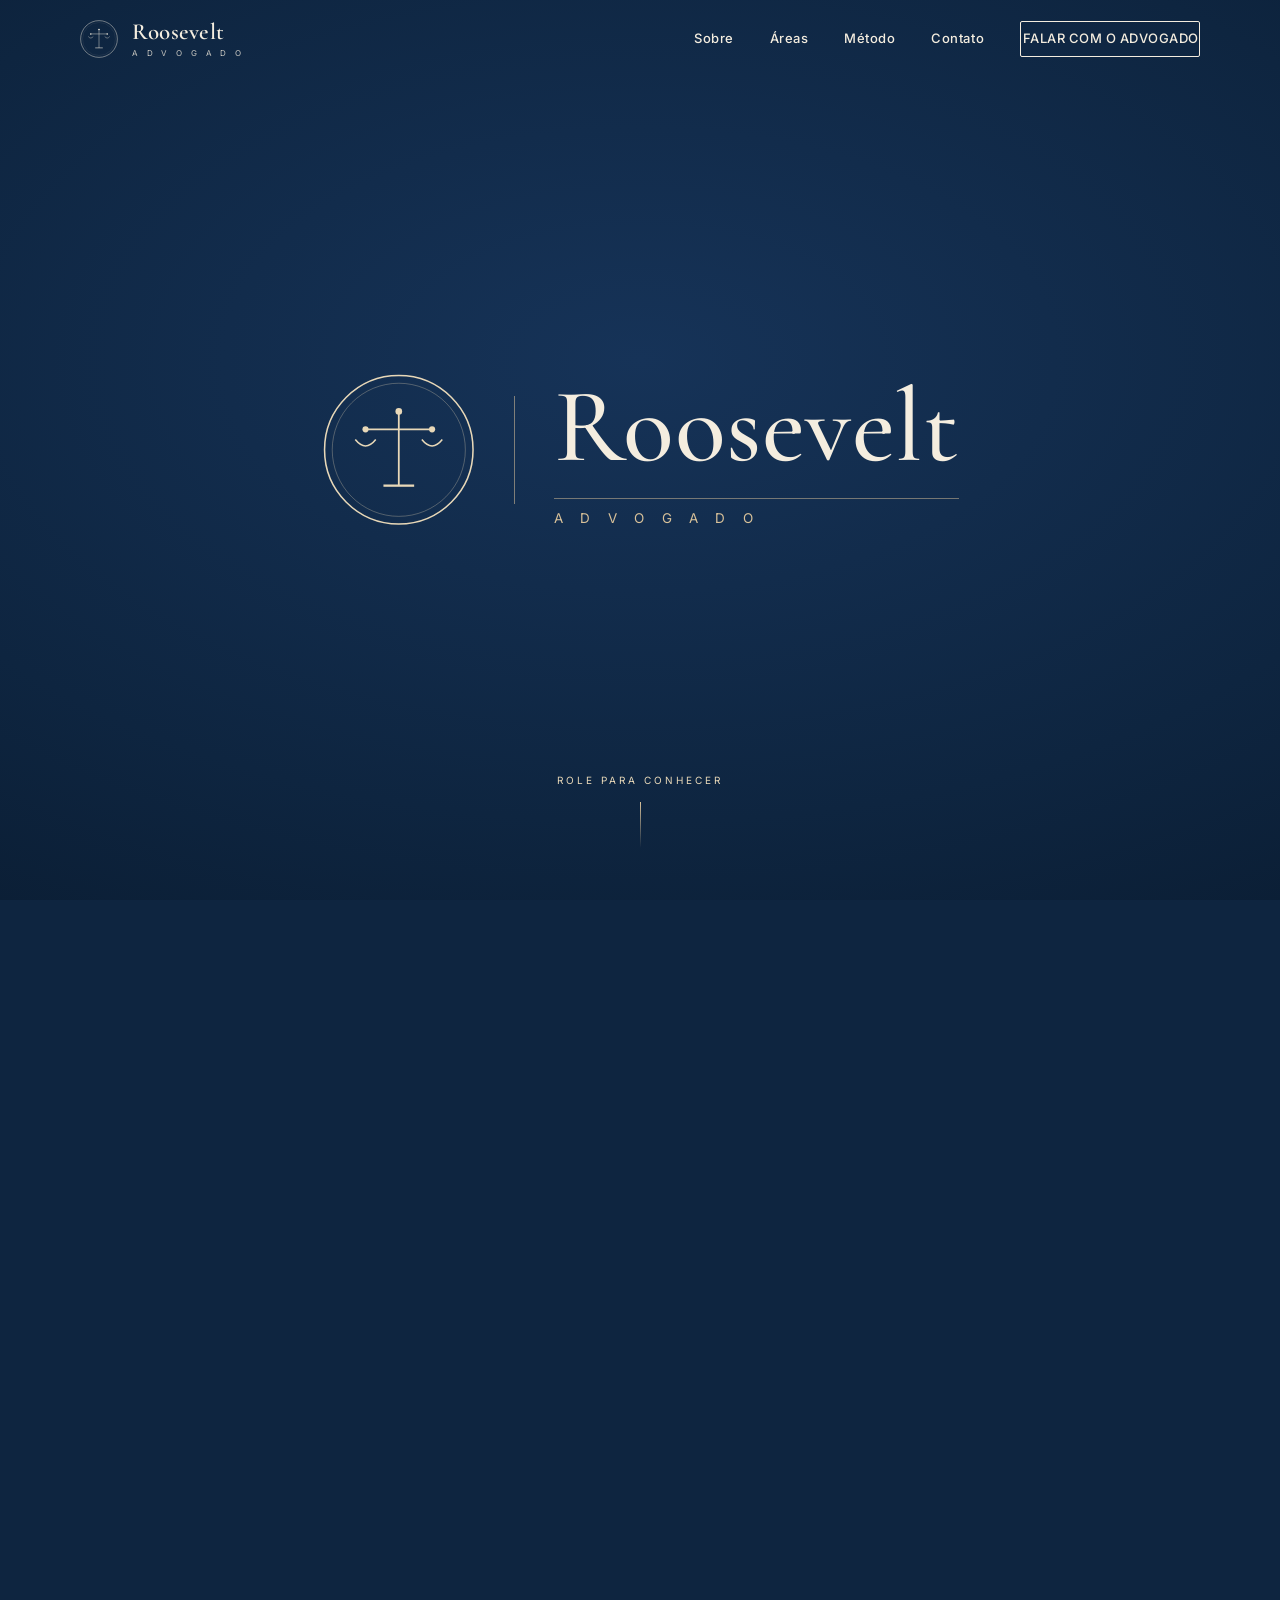
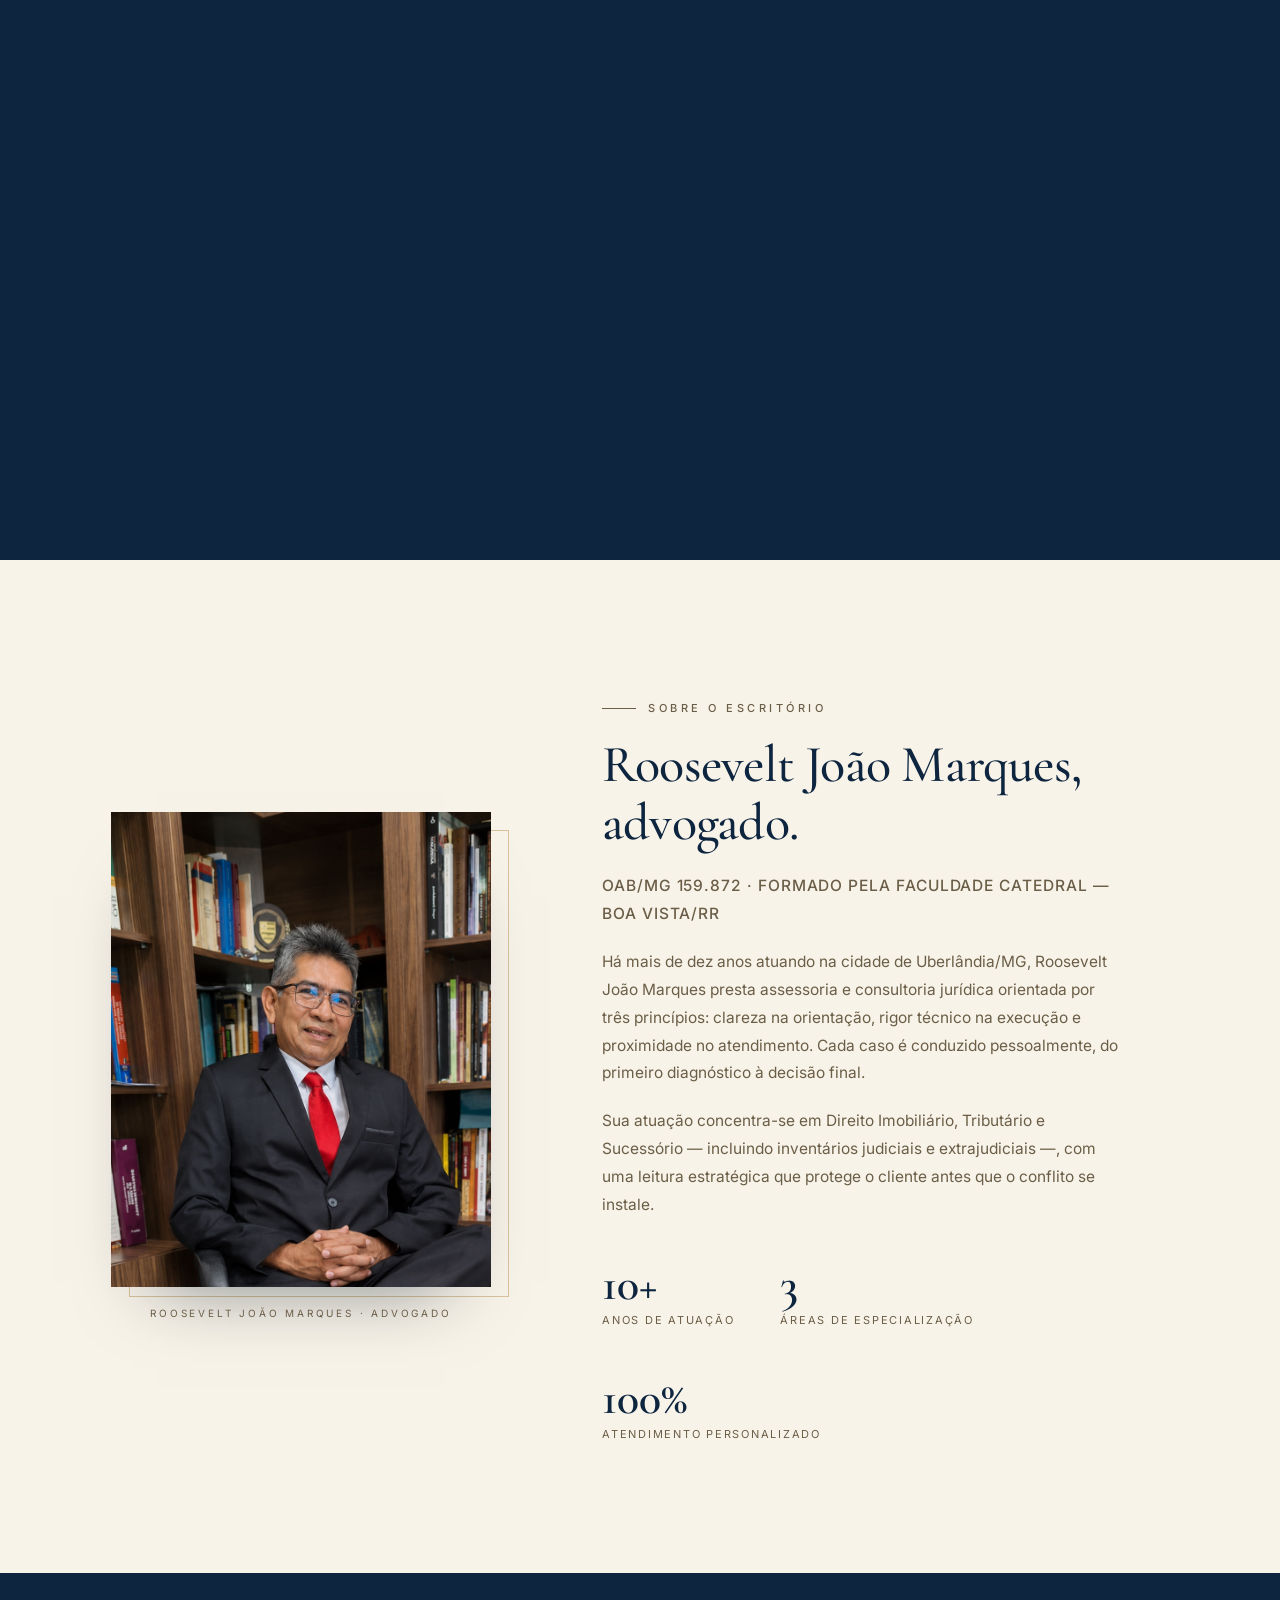
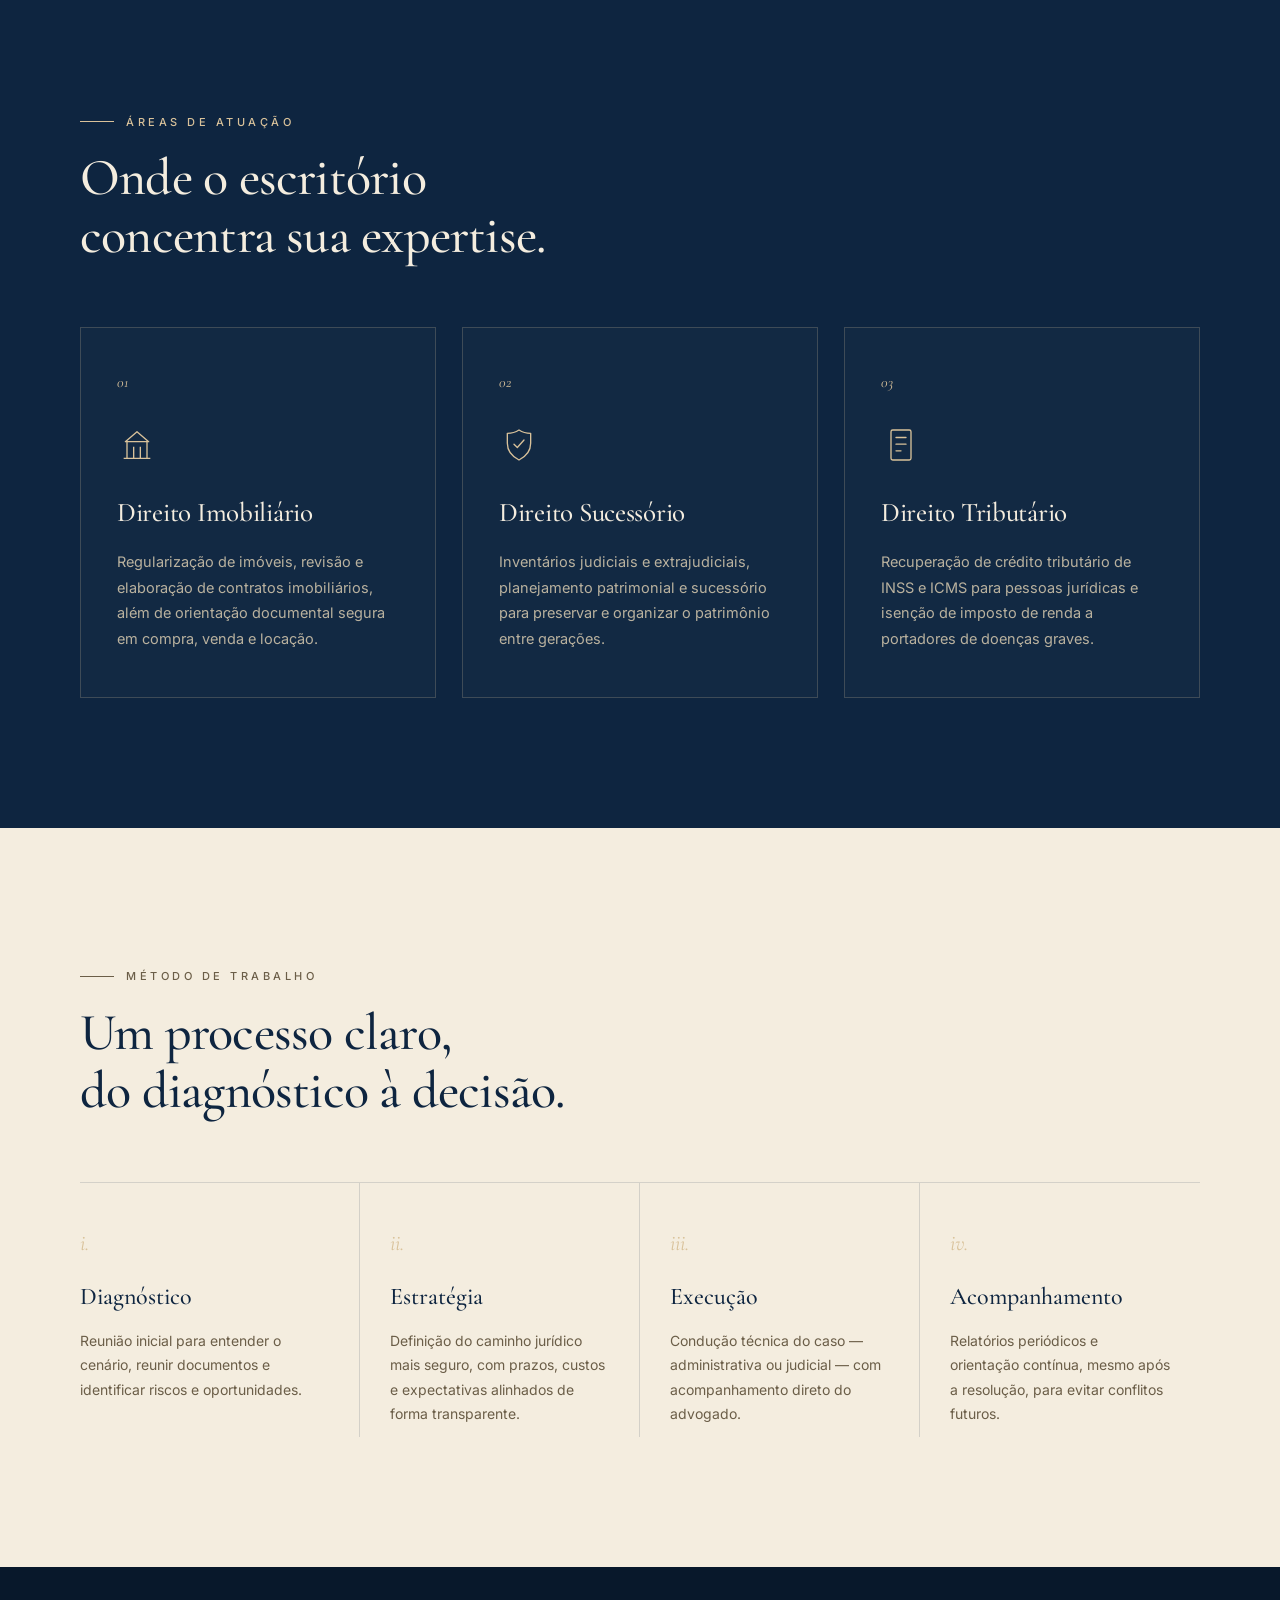
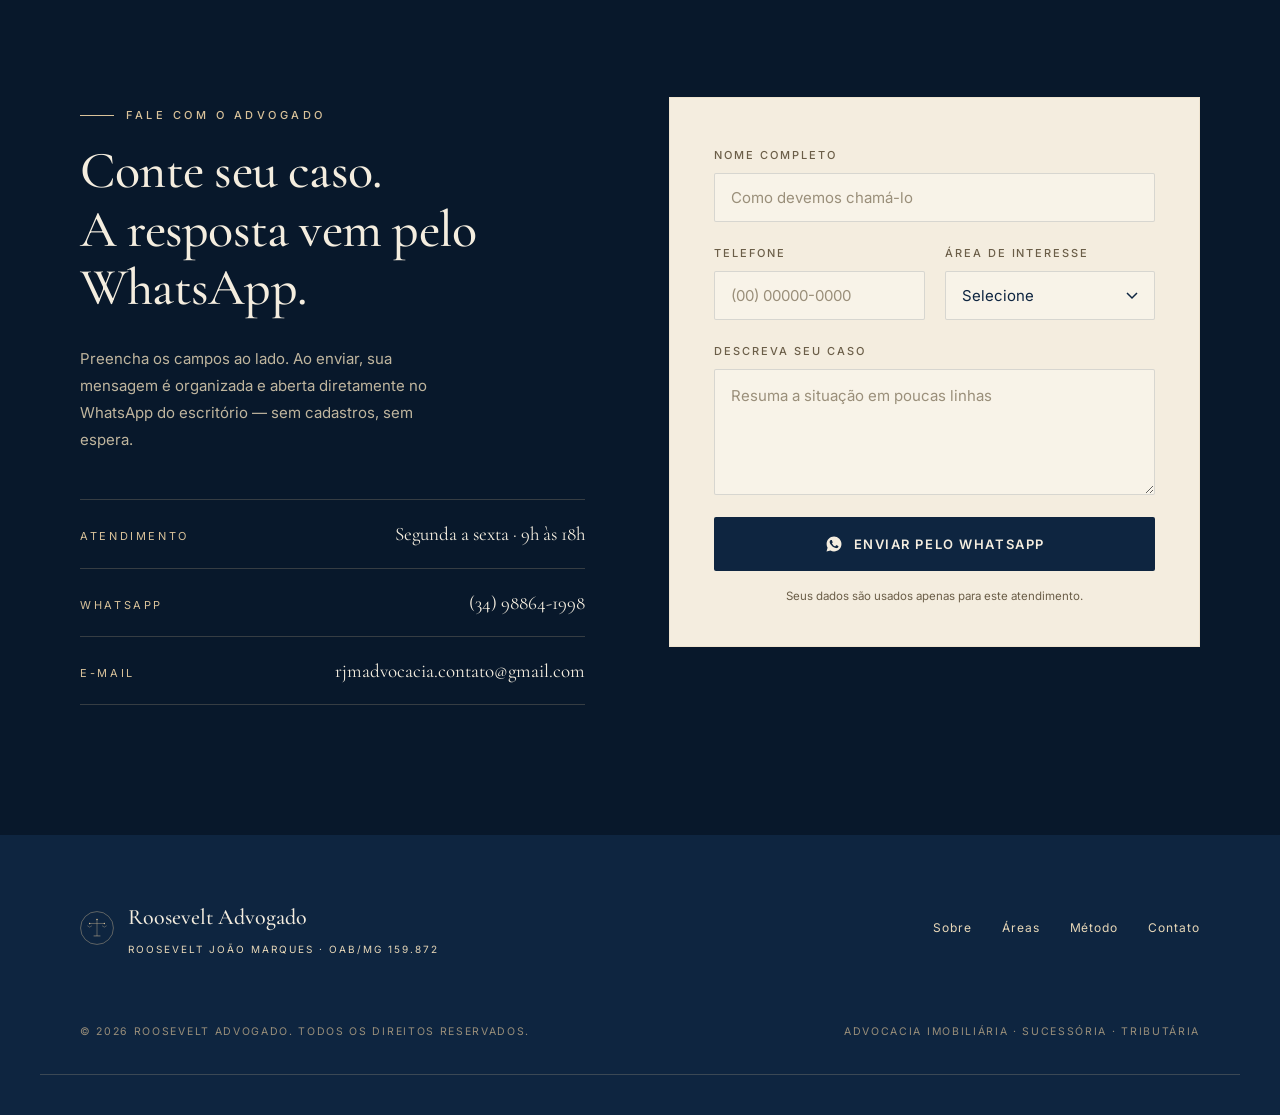
<file: index.html>
<!doctype html>
<html lang="pt-BR">
<head>
<meta charset="utf-8" />
<meta name="viewport" content="width=device-width, initial-scale=1" />
<title>Roosevelt Advogado — Advocacia Imobiliária, Sucessória e Tributária</title>
<meta name="description" content="Roosevelt João Marques — Advogado. Atuação sóbria e estratégica em Direito Imobiliário, Sucessório e Tributário. Atendimento personalizado." />
<link rel="preconnect" href="https://fonts.googleapis.com">
<link rel="preconnect" href="https://fonts.gstatic.com" crossorigin>
<link href="https://fonts.googleapis.com/css2?family=Cormorant+Garamond:ital,wght@0,400;0,500;0,600;0,700;1,400;1,500&family=Inter:wght@300;400;500;600&display=swap" rel="stylesheet">
<link rel="stylesheet" href="styles.css" />
</head>
<body>

<!-- ============ HEADER ============ -->
<header class="site-header" id="siteHeader">
  <div class="wrap header-inner">
    <a href="#topo" class="brand" aria-label="Roosevelt Advogado — início">
      <svg class="brand__mark" width="38" height="38" viewBox="0 0 120 120" aria-hidden="true">
        <circle cx="60" cy="60" r="58" fill="none" stroke="currentColor" stroke-width="1.4"/>
        <circle cx="60" cy="60" r="52" fill="none" stroke="currentColor" stroke-width="0.6" opacity=".35"/>
        <line x1="60" y1="30" x2="60" y2="88" stroke="currentColor" stroke-width="1.4"/>
        <line x1="34" y1="44" x2="86" y2="44" stroke="currentColor" stroke-width="1.4"/>
        <circle cx="34" cy="44" r="2.4" fill="currentColor"/>
        <circle cx="86" cy="44" r="2.4" fill="currentColor"/>
        <path d="M26 52 Q34 62 42 52" fill="none" stroke="currentColor" stroke-width="1.2"/>
        <path d="M78 52 Q86 62 94 52" fill="none" stroke="currentColor" stroke-width="1.2"/>
        <line x1="48" y1="88" x2="72" y2="88" stroke="currentColor" stroke-width="1.8"/>
        <circle cx="60" cy="30" r="2.6" fill="currentColor"/>
      </svg>
      <span class="brand__text">
        <span class="brand__name">Roosevelt</span>
        <span class="brand__sub">A&nbsp;D&nbsp;V&nbsp;O&nbsp;G&nbsp;A&nbsp;D&nbsp;O</span>
      </span>
    </a>

    <nav class="nav" id="nav">
      <a href="#sobre">Sobre</a>
      <a href="#areas">Áreas</a>
      <a href="#metodo">Método</a>
      <a href="#contato">Contato</a>
      <a href="#contato" class="nav__cta">Falar com o advogado</a>
    </nav>

    <button class="nav-toggle" id="navToggle" aria-label="Abrir menu" aria-expanded="false">
      <span></span><span></span><span></span>
    </button>
  </div>
</header>

<!-- ============ HERO (lockup da marca · nome some ao rolar) ============ -->
<section class="hero" id="topo">
  <div class="hero__sticky">
    <h1 class="hero__lockup" id="heroLockup">
      <svg class="hero__mark" id="heroMark" viewBox="0 0 120 120" aria-label="Roosevelt Advogado">
        <circle cx="60" cy="60" r="58" fill="none" stroke="currentColor" stroke-width="1.2"/>
        <circle cx="60" cy="60" r="52" fill="none" stroke="currentColor" stroke-width="0.6" opacity=".4"/>
        <line x1="60" y1="30" x2="60" y2="88" stroke="currentColor" stroke-width="1.4"/>
        <line x1="34" y1="44" x2="86" y2="44" stroke="currentColor" stroke-width="1.4"/>
        <circle cx="34" cy="44" r="2.4" fill="currentColor"/>
        <circle cx="86" cy="44" r="2.4" fill="currentColor"/>
        <path d="M26 52 Q34 62 42 52" fill="none" stroke="currentColor" stroke-width="1.2"/>
        <path d="M78 52 Q86 62 94 52" fill="none" stroke="currentColor" stroke-width="1.2"/>
        <line x1="48" y1="88" x2="72" y2="88" stroke="currentColor" stroke-width="1.8"/>
        <circle cx="60" cy="30" r="2.6" fill="currentColor"/>
      </svg>
      <span class="hero__tail" id="heroTail">
        <span class="hero__pipe"></span>
        <span class="hero__words">
          <span class="hero__name">Roosevelt</span>
          <span class="hero__sub">A&nbsp;D&nbsp;V&nbsp;O&nbsp;G&nbsp;A&nbsp;D&nbsp;O</span>
        </span>
      </span>
    </h1>

    <!-- texto que reaparece quando resta somente a balança -->
    <div class="hero__caption" id="heroCaption">
      <span class="hero__caption-eyebrow">Advocacia · Patrimônio · Estratégia</span>
      <p class="hero__caption-lead">Equilíbrio, rigor e tradição jurídica.</p>
      <a href="#contato" class="hero__caption-cta">Agendar uma conversa</a>
    </div>

    <span class="hero__scroll" id="heroScroll">Role para conhecer<i></i></span>
  </div>
</section>

<!-- ============ SOBRE ============ -->
<section class="section sobre" id="sobre">
  <div class="wrap sobre__grid">
    <div class="sobre__media">
      <figure class="sobre__photo">
        <img src="image.png" alt="Roosevelt João Marques, advogado, em seu escritório" />
        <figcaption>Roosevelt João Marques · Advogado</figcaption>
      </figure>
    </div>
    <div class="sobre__copy">
      <span class="section-label"><i></i>Sobre o escritório</span>
      <h2 class="section-title">Roosevelt João Marques,<br/>advogado.</h2>
      <p class="sobre__oab">OAB/MG 159.872 · Formado pela Faculdade Catedral — Boa Vista/RR</p>
      <p>Há mais de dez anos atuando na cidade de Uberlândia/MG, Roosevelt João Marques presta assessoria e consultoria jurídica orientada por três princípios: clareza na orientação, rigor técnico na execução e proximidade no atendimento. Cada caso é conduzido pessoalmente, do primeiro diagnóstico à decisão final.</p>
      <p>Sua atuação concentra-se em Direito Imobiliário, Tributário e Sucessório — incluindo inventários judiciais e extrajudiciais —, com uma leitura estratégica que protege o cliente antes que o conflito se instale.</p>
      <ul class="sobre__facts">
        <li><strong>10+</strong><span>anos de atuação</span></li>
        <li><strong>3</strong><span>áreas de especialização</span></li>
        <li><strong>100%</strong><span>atendimento personalizado</span></li>
      </ul>
    </div>
  </div>
</section>

<!-- ============ ÁREAS ============ -->
<section class="section areas" id="areas">
  <div class="wrap">
    <div class="section-head">
      <span class="section-label section-label--light"><i></i>Áreas de atuação</span>
      <h2 class="section-title section-title--light">Onde o escritório<br/>concentra sua expertise.</h2>
    </div>

    <div class="areas__grid">
      <article class="area-card">
        <span class="area-card__num">01</span>
        <svg class="area-card__icon" width="40" height="40" viewBox="0 0 48 48" aria-hidden="true">
          <path d="M8 40h32M12 40V20M36 40V20M10 20h28L24 8 10 20Z" fill="none" stroke="currentColor" stroke-width="1.6" stroke-linejoin="round"/>
          <line x1="20" y1="40" x2="20" y2="26" stroke="currentColor" stroke-width="1.6"/>
          <line x1="28" y1="40" x2="28" y2="26" stroke="currentColor" stroke-width="1.6"/>
        </svg>
        <h3>Direito Imobiliário</h3>
        <p>Regularização de imóveis, revisão e elaboração de contratos imobiliários, além de orientação documental segura em compra, venda e locação.</p>
      </article>

      <article class="area-card">
        <span class="area-card__num">02</span>
        <svg class="area-card__icon" width="40" height="40" viewBox="0 0 48 48" aria-hidden="true">
          <path d="M24 6c6 4 14 4 14 4v12c0 11-8 17-14 20-6-3-14-9-14-20V10s8 0 14-4Z" fill="none" stroke="currentColor" stroke-width="1.6" stroke-linejoin="round"/>
          <path d="M18 23l4 4 8-9" fill="none" stroke="currentColor" stroke-width="1.6" stroke-linecap="round" stroke-linejoin="round"/>
        </svg>
        <h3>Direito Sucessório</h3>
        <p>Inventários judiciais e extrajudiciais, planejamento patrimonial e sucessório para preservar e organizar o patrimônio entre gerações.</p>
      </article>

      <article class="area-card">
        <span class="area-card__num">03</span>
        <svg class="area-card__icon" width="40" height="40" viewBox="0 0 48 48" aria-hidden="true">
          <rect x="12" y="6" width="24" height="36" rx="2" fill="none" stroke="currentColor" stroke-width="1.6"/>
          <line x1="18" y1="15" x2="30" y2="15" stroke="currentColor" stroke-width="1.6" stroke-linecap="round"/>
          <line x1="18" y1="23" x2="30" y2="23" stroke="currentColor" stroke-width="1.6" stroke-linecap="round"/>
          <line x1="18" y1="31" x2="24" y2="31" stroke="currentColor" stroke-width="1.6" stroke-linecap="round"/>
        </svg>
        <h3>Direito Tributário</h3>
        <p>Recuperação de crédito tributário de INSS e ICMS para pessoas jurídicas e isenção de imposto de renda a portadores de doenças graves.</p>
      </article>
    </div>
  </div>
</section>

<!-- ============ MÉTODO ============ -->
<section class="section metodo" id="metodo">
  <div class="wrap">
    <div class="section-head">
      <span class="section-label"><i></i>Método de trabalho</span>
      <h2 class="section-title">Um processo claro,<br/>do diagnóstico à decisão.</h2>
    </div>

    <ol class="metodo__steps">
      <li>
        <span class="metodo__step-num">i.</span>
        <h3>Diagnóstico</h3>
        <p>Reunião inicial para entender o cenário, reunir documentos e identificar riscos e oportunidades.</p>
      </li>
      <li>
        <span class="metodo__step-num">ii.</span>
        <h3>Estratégia</h3>
        <p>Definição do caminho jurídico mais seguro, com prazos, custos e expectativas alinhados de forma transparente.</p>
      </li>
      <li>
        <span class="metodo__step-num">iii.</span>
        <h3>Execução</h3>
        <p>Condução técnica do caso — administrativa ou judicial — com acompanhamento direto do advogado.</p>
      </li>
      <li>
        <span class="metodo__step-num">iv.</span>
        <h3>Acompanhamento</h3>
        <p>Relatórios periódicos e orientação contínua, mesmo após a resolução, para evitar conflitos futuros.</p>
      </li>
    </ol>
  </div>
</section>

<!-- ============ CONTATO / FORMULÁRIO ============ -->
<section class="section contato" id="contato">
  <div class="wrap contato__grid">
    <div class="contato__intro">
      <span class="section-label section-label--light"><i></i>Fale com o advogado</span>
      <h2 class="section-title section-title--light">Conte seu caso.<br/>A resposta vem pelo<br/>WhatsApp.</h2>
      <p class="contato__text">Preencha os campos ao lado. Ao enviar, sua mensagem é organizada e aberta diretamente no WhatsApp do escritório — sem cadastros, sem espera.</p>

      <ul class="contato__list">
        <li>
          <span class="contato__list-label">Atendimento</span>
          <span class="contato__list-value">Segunda a sexta · 9h às 18h</span>
        </li>
        <li>
          <span class="contato__list-label">WhatsApp</span>
          <span class="contato__list-value">(34) 98864-1998</span>
        </li>
        <li>
          <span class="contato__list-label">E-mail</span>
          <span class="contato__list-value">rjmadvocacia.contato@gmail.com</span>
        </li>
      </ul>
    </div>

    <form class="form" id="leadForm" novalidate>
      <div class="form__row">
        <label class="field">
          <span class="field__label">Nome completo</span>
          <input type="text" name="nome" id="nome" placeholder="Como devemos chamá-lo" required />
        </label>
      </div>
      <div class="form__row form__row--2">
        <label class="field">
          <span class="field__label">Telefone</span>
          <input type="tel" name="telefone" id="telefone" placeholder="(00) 00000-0000" required />
        </label>
        <label class="field">
          <span class="field__label">Área de interesse</span>
          <select name="area" id="area" required>
            <option value="" selected disabled>Selecione</option>
            <option value="Direito Imobiliário">Direito Imobiliário</option>
            <option value="Direito Sucessório">Direito Sucessório</option>
            <option value="Direito Tributário">Direito Tributário</option>
            <option value="Outro assunto">Outro assunto</option>
          </select>
        </label>
      </div>
      <div class="form__row">
        <label class="field">
          <span class="field__label">Descreva seu caso</span>
          <textarea name="mensagem" id="mensagem" rows="4" placeholder="Resuma a situação em poucas linhas" required></textarea>
        </label>
      </div>
      <p class="form__error" id="formError" role="alert" hidden>Preencha todos os campos para continuar.</p>
      <button type="submit" class="form__submit">
        <svg width="18" height="18" viewBox="0 0 24 24" aria-hidden="true" fill="currentColor">
          <path d="M12.04 2C6.58 2 2.13 6.45 2.13 11.91c0 1.75.46 3.45 1.32 4.95L2 22l5.25-1.38a9.9 9.9 0 0 0 4.79 1.22h.01c5.46 0 9.91-4.45 9.91-9.91 0-2.65-1.03-5.14-2.9-7.01A9.82 9.82 0 0 0 12.04 2Zm5.8 14.13c-.25.69-1.45 1.32-1.99 1.36-.53.04-1.03.23-3.47-.72-2.93-1.15-4.8-4.15-4.95-4.34-.14-.19-1.18-1.57-1.18-3 0-1.42.75-2.12 1.01-2.41.26-.29.57-.36.76-.36l.55.01c.18.01.41-.07.64.49.25.6.84 2.07.91 2.22.07.15.12.32.02.51-.1.19-.15.31-.29.48-.15.17-.31.39-.44.52-.15.15-.3.31-.13.6.17.29.76 1.25 1.63 2.03 1.12 1 2.07 1.31 2.36 1.46.29.15.46.12.63-.07.17-.19.73-.85.92-1.14.19-.29.39-.24.64-.15.26.1 1.64.77 1.92.92.29.15.48.21.55.33.07.12.07.69-.18 1.38Z"/>
        </svg>
        Enviar pelo WhatsApp
      </button>
      <p class="form__note">Seus dados são usados apenas para este atendimento.</p>
    </form>
  </div>
</section>

<!-- ============ FOOTER ============ -->
<footer class="site-footer">
  <div class="wrap footer-inner">
    <div class="footer__brand">
      <svg width="34" height="34" viewBox="0 0 120 120" aria-hidden="true">
        <circle cx="60" cy="60" r="58" fill="none" stroke="#D9C29A" stroke-width="1.4"/>
        <line x1="60" y1="30" x2="60" y2="88" stroke="#D9C29A" stroke-width="1.4"/>
        <line x1="34" y1="44" x2="86" y2="44" stroke="#D9C29A" stroke-width="1.4"/>
        <circle cx="34" cy="44" r="2.4" fill="#D9C29A"/>
        <circle cx="86" cy="44" r="2.4" fill="#D9C29A"/>
        <path d="M26 52 Q34 62 42 52" fill="none" stroke="#D9C29A" stroke-width="1.2"/>
        <path d="M78 52 Q86 62 94 52" fill="none" stroke="#D9C29A" stroke-width="1.2"/>
        <line x1="48" y1="88" x2="72" y2="88" stroke="#D9C29A" stroke-width="1.8"/>
        <circle cx="60" cy="30" r="2.6" fill="#D9C29A"/>
      </svg>
      <div>
        <div class="footer__name">Roosevelt Advogado</div>
        <div class="footer__sub">Roosevelt João Marques · OAB/MG 159.872</div>
      </div>
    </div>
    <nav class="footer__nav">
      <a href="#sobre">Sobre</a>
      <a href="#areas">Áreas</a>
      <a href="#metodo">Método</a>
      <a href="#contato">Contato</a>
    </nav>
    <div class="footer__legal">
      <span>© 2026 Roosevelt Advogado. Todos os direitos reservados.</span>
      <span>Advocacia Imobiliária · Sucessória · Tributária</span>
    </div>
  </div>
</footer>

<a href="#contato" class="whatsapp-float" id="whatsappFloat" aria-label="Falar pelo WhatsApp">
  <svg width="26" height="26" viewBox="0 0 24 24" fill="currentColor" aria-hidden="true">
    <path d="M12.04 2C6.58 2 2.13 6.45 2.13 11.91c0 1.75.46 3.45 1.32 4.95L2 22l5.25-1.38a9.9 9.9 0 0 0 4.79 1.22h.01c5.46 0 9.91-4.45 9.91-9.91 0-2.65-1.03-5.14-2.9-7.01A9.82 9.82 0 0 0 12.04 2Zm5.8 14.13c-.25.69-1.45 1.32-1.99 1.36-.53.04-1.03.23-3.47-.72-2.93-1.15-4.8-4.15-4.95-4.34-.14-.19-1.18-1.57-1.18-3 0-1.42.75-2.12 1.01-2.41.26-.29.57-.36.76-.36l.55.01c.18.01.41-.07.64.49.25.6.84 2.07.91 2.22.07.15.12.32.02.51-.1.19-.15.31-.29.48-.15.17-.31.39-.44.52-.15.15-.3.31-.13.6.17.29.76 1.25 1.63 2.03 1.12 1 2.07 1.31 2.36 1.46.29.15.46.12.63-.07.17-.19.73-.85.92-1.14.19-.29.39-.24.64-.15.26.1 1.64.77 1.92.92.29.15.48.21.55.33.07.12.07.69-.18 1.38Z"/>
  </svg>
</a>

<script src="script.js"></script>
</body>
</html>
</file>
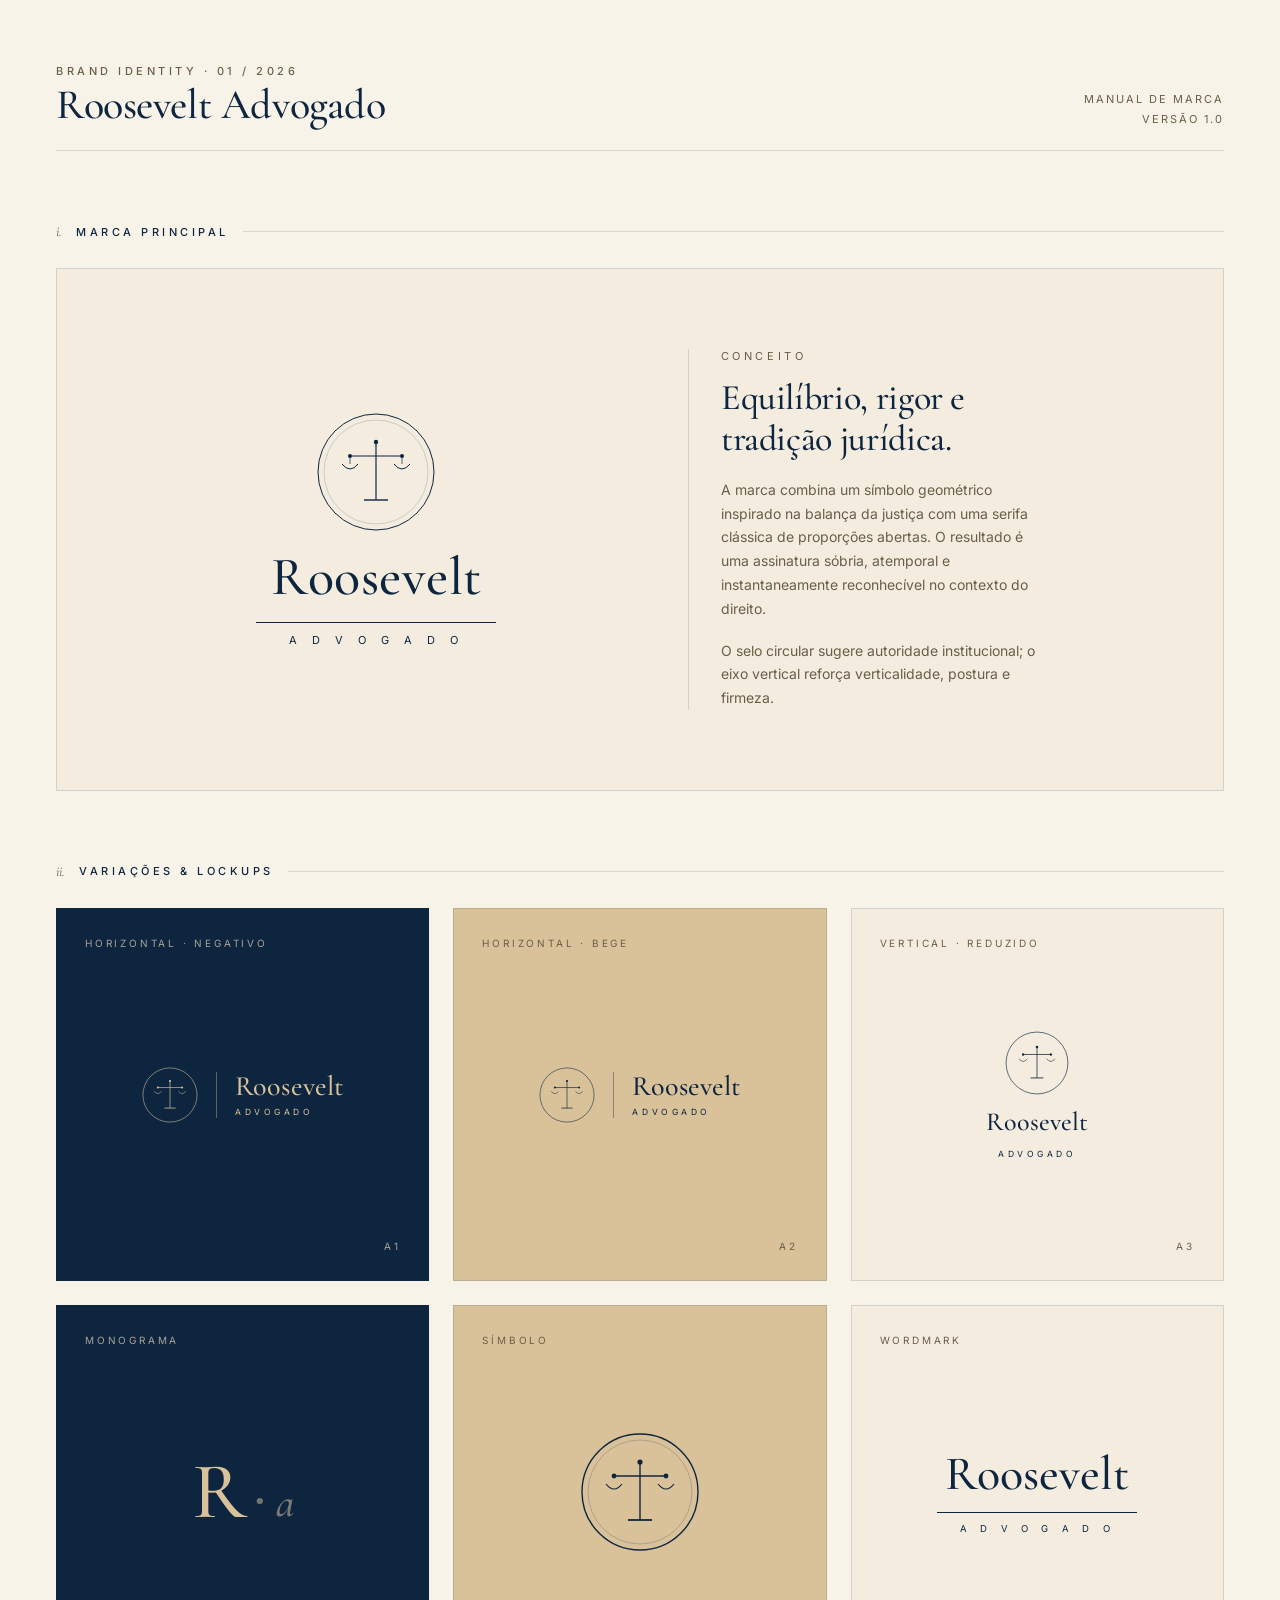
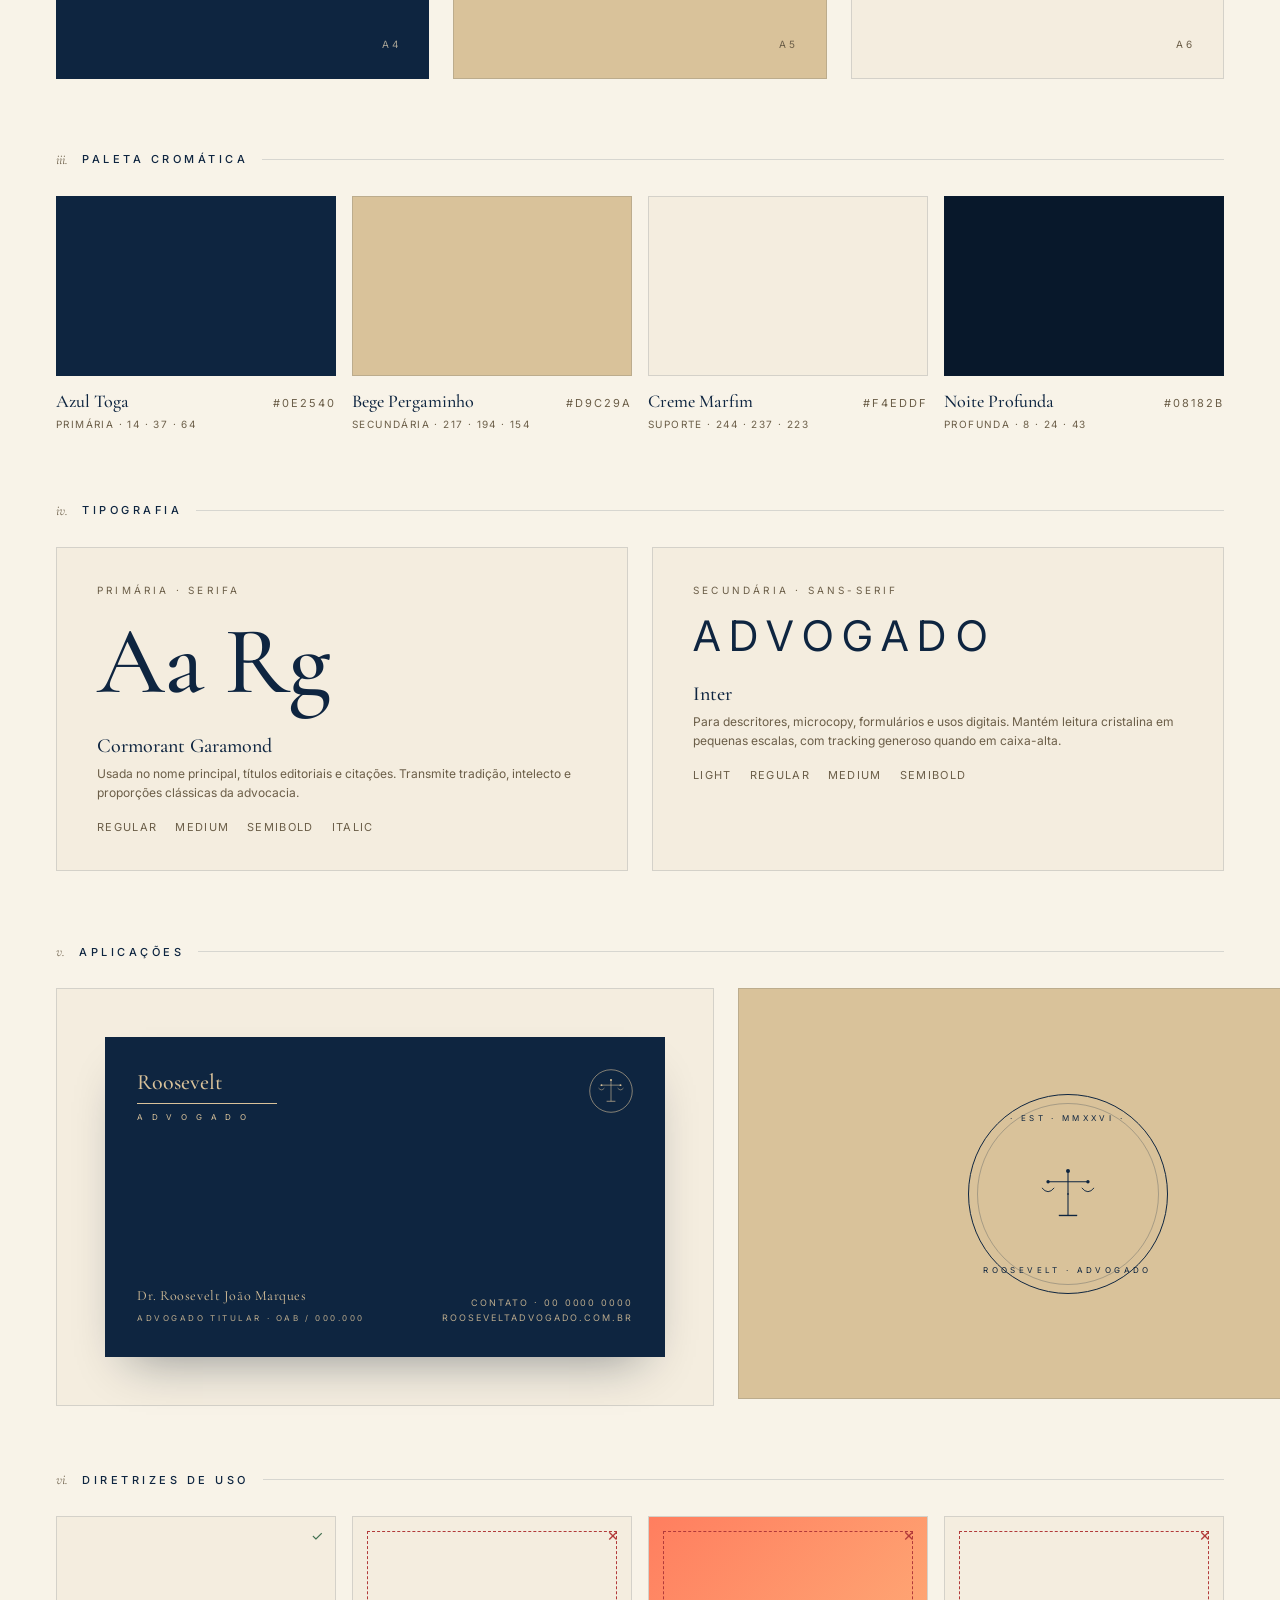
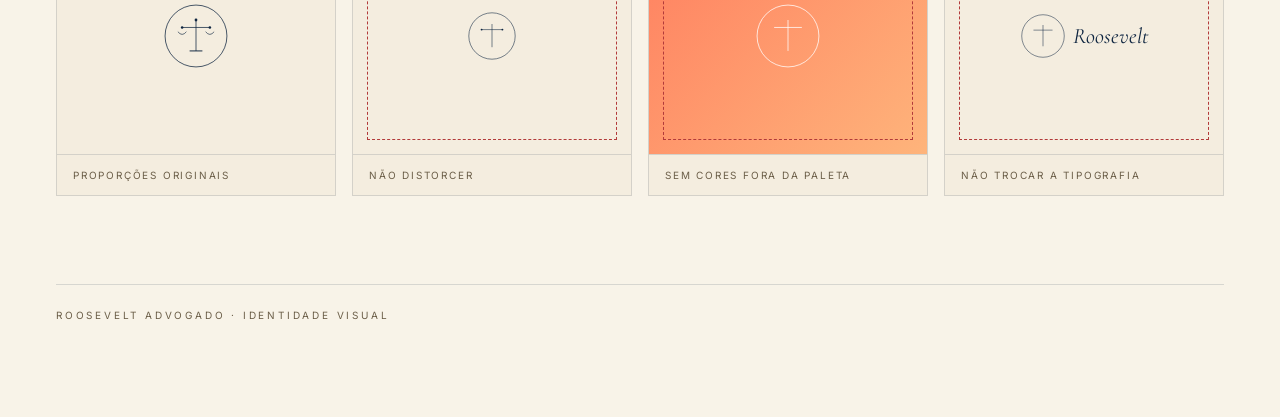
<file: Identidade Visual.html>
<!doctype html>
<html lang="pt-BR">
<head>
<meta charset="utf-8" />
<title>Roosevelt Advogado — Identidade Visual</title>
<meta name="viewport" content="width=device-width, initial-scale=1" />
<link rel="preconnect" href="https://fonts.googleapis.com">
<link rel="preconnect" href="https://fonts.gstatic.com" crossorigin>
<link href="https://fonts.googleapis.com/css2?family=Cormorant+Garamond:wght@400;500;600;700&family=Inter:wght@300;400;500;600&display=swap" rel="stylesheet">
<style>
  :root{
    --navy:#0E2540;
    --navy-deep:#08182B;
    --beige:#D9C29A;
    --beige-soft:#E8D8B8;
    --cream:#F4EDDF;
    --paper:#F8F3E8;
    --ink:#1C1C1C;
    --muted:#6B5E48;
    --rule:rgba(14,37,64,.14);
  }
  *{box-sizing:border-box;margin:0;padding:0}
  html,body{background:var(--paper);color:var(--navy);font-family:'Inter',sans-serif;}
  body{padding:64px 0 96px;}
  .page{max-width:1280px;margin:0 auto;padding:0 56px;}

  /* HEADER */
  .doc-head{display:flex;justify-content:space-between;align-items:flex-end;padding-bottom:24px;border-bottom:1px solid var(--rule);}
  .doc-head .eyebrow{font-family:'Inter',sans-serif;font-size:11px;letter-spacing:.32em;text-transform:uppercase;color:var(--muted);font-weight:500;}
  .doc-head h1{font-family:'Cormorant Garamond',serif;font-weight:500;font-size:42px;letter-spacing:-.01em;margin-top:6px;line-height:1;}
  .doc-head .meta{text-align:right;font-size:11px;letter-spacing:.18em;text-transform:uppercase;color:var(--muted);}
  .doc-head .meta div + div{margin-top:6px;}

  /* SECTIONS */
  section{margin-top:72px;}
  .section-label{display:flex;align-items:center;gap:14px;margin-bottom:28px;}
  .section-label .num{font-family:'Cormorant Garamond',serif;font-size:14px;color:var(--muted);font-style:italic;}
  .section-label .title{font-size:11px;letter-spacing:.32em;text-transform:uppercase;font-weight:500;}
  .section-label .rule{flex:1;height:1px;background:var(--rule);}

  /* PRIMARY MARK */
  .primary{background:var(--cream);border:1px solid var(--rule);padding:80px 56px;display:grid;grid-template-columns:1.1fr 1fr;gap:48px;align-items:center;}
  .primary .stage{display:flex;justify-content:center;}
  .primary .copy{padding-left:32px;border-left:1px solid var(--rule);}
  .primary .copy .kicker{font-size:11px;letter-spacing:.32em;text-transform:uppercase;color:var(--muted);}
  .primary .copy h2{font-family:'Cormorant Garamond',serif;font-weight:500;font-size:36px;line-height:1.15;margin-top:14px;letter-spacing:-.01em;}
  .primary .copy p{font-size:14px;line-height:1.7;color:var(--muted);margin-top:18px;max-width:36ch;}

  /* The wordmark */
  .wordmark{display:flex;flex-direction:column;align-items:center;gap:18px;}
  .wordmark .mark{}
  .wordmark .name{font-family:'Cormorant Garamond',serif;font-weight:500;font-size:54px;color:var(--navy);letter-spacing:.01em;line-height:1;}
  .wordmark .sub{font-family:'Inter',sans-serif;font-weight:400;font-size:11px;letter-spacing:.55em;color:var(--navy);padding-top:10px;border-top:1px solid var(--navy);width:240px;text-align:center;}

  /* LOCKUPS GRID */
  .lockups{display:grid;grid-template-columns:repeat(3,1fr);gap:24px;}
  .tile{aspect-ratio:1/1;border:1px solid var(--rule);display:flex;flex-direction:column;justify-content:space-between;padding:28px;}
  .tile .label{font-size:10px;letter-spacing:.28em;text-transform:uppercase;color:var(--muted);}
  .tile .center{flex:1;display:flex;align-items:center;justify-content:center;}
  .tile.dark{background:var(--navy);color:var(--beige);border-color:var(--navy);}
  .tile.dark .label{color:var(--beige-soft);opacity:.7;}
  .tile.beige{background:var(--beige);}
  .tile.cream{background:var(--cream);}
  .tile.paper{background:var(--paper);}

  /* Horizontal lockup */
  .lockup-h{display:flex;align-items:center;gap:18px;}
  .lockup-h .pipe{width:1px;height:46px;background:currentColor;opacity:.4;}
  .lockup-h .txt{display:flex;flex-direction:column;line-height:1;}
  .lockup-h .txt .n{font-family:'Cormorant Garamond',serif;font-weight:500;font-size:28px;letter-spacing:.005em;}
  .lockup-h .txt .s{font-family:'Inter',sans-serif;font-weight:400;font-size:8.5px;letter-spacing:.42em;margin-top:8px;}

  /* Vertical compact */
  .lockup-v{display:flex;flex-direction:column;align-items:center;gap:14px;}
  .lockup-v .n{font-family:'Cormorant Garamond',serif;font-weight:500;font-size:26px;line-height:1;}
  .lockup-v .s{font-family:'Inter',sans-serif;font-size:8.5px;letter-spacing:.42em;}

  /* Monogram tile */
  .mono-only{font-family:'Cormorant Garamond',serif;font-weight:500;font-size:80px;line-height:1;letter-spacing:-.02em;}

  /* PALETTE */
  .palette{display:grid;grid-template-columns:repeat(4,1fr);gap:16px;}
  .swatch{display:flex;flex-direction:column;}
  .swatch .chip{height:180px;border:1px solid var(--rule);}
  .swatch .meta{margin-top:14px;display:flex;justify-content:space-between;align-items:baseline;}
  .swatch .meta .name{font-family:'Cormorant Garamond',serif;font-size:18px;font-weight:500;}
  .swatch .meta .hex{font-family:'Inter',sans-serif;font-size:11px;letter-spacing:.18em;color:var(--muted);}
  .swatch .vals{margin-top:6px;font-size:10px;letter-spacing:.14em;color:var(--muted);text-transform:uppercase;}

  /* TYPE */
  .type{display:grid;grid-template-columns:1fr 1fr;gap:24px;}
  .type .card{background:var(--cream);border:1px solid var(--rule);padding:36px 40px;}
  .type .card .tag{font-size:10px;letter-spacing:.32em;text-transform:uppercase;color:var(--muted);}
  .type .card .sample-serif{font-family:'Cormorant Garamond',serif;font-weight:500;font-size:96px;line-height:1;margin-top:18px;letter-spacing:-.01em;}
  .type .card .sample-sans{font-family:'Inter',sans-serif;font-weight:400;font-size:42px;line-height:1.05;margin-top:18px;letter-spacing:.22em;}
  .type .card .name{margin-top:24px;font-family:'Cormorant Garamond',serif;font-size:20px;font-weight:500;}
  .type .card .desc{margin-top:6px;font-size:12px;color:var(--muted);line-height:1.6;}
  .type .specimen{display:flex;gap:18px;margin-top:18px;font-size:11px;color:var(--muted);letter-spacing:.12em;text-transform:uppercase;}

  /* APPLICATIONS */
  .apps{display:grid;grid-template-columns:1.3fr 1fr;gap:24px;}
  .card-mock{background:var(--cream);border:1px solid var(--rule);aspect-ratio:1.6/1;display:flex;align-items:center;justify-content:center;padding:48px;}
  .biz-card{background:var(--navy);color:var(--beige);width:100%;aspect-ratio:1.75/1;padding:32px;display:flex;flex-direction:column;justify-content:space-between;box-shadow:0 24px 48px -24px rgba(8,24,43,.45);}
  .biz-card .top{display:flex;justify-content:space-between;align-items:flex-start;}
  .biz-card .name-block{}
  .biz-card .name-block .n{font-family:'Cormorant Garamond',serif;font-size:22px;font-weight:500;}
  .biz-card .name-block .s{font-size:8px;letter-spacing:.42em;margin-top:8px;padding-top:8px;border-top:.5px solid var(--beige);width:140px;}
  .biz-card .bottom{display:flex;justify-content:space-between;align-items:flex-end;font-size:9.5px;letter-spacing:.18em;line-height:1.7;}
  .biz-card .bottom .person{font-family:'Cormorant Garamond',serif;font-size:14px;letter-spacing:.04em;}
  .biz-card .bottom .role{font-size:8px;letter-spacing:.32em;margin-top:4px;text-transform:uppercase;opacity:.85;}

  .seal-mock{background:var(--beige);border:1px solid var(--rule);aspect-ratio:1.6/1;display:flex;align-items:center;justify-content:center;}
  .seal{width:200px;height:200px;border-radius:50%;border:1px solid var(--navy);display:flex;align-items:center;justify-content:center;position:relative;}
  .seal::before, .seal::after{content:"";position:absolute;border:1px solid var(--navy);border-radius:50%;}
  .seal::before{inset:8px;opacity:.25;}
  .seal-inner{text-align:center;color:var(--navy);}
  .seal-inner .arc-top{font-size:8px;letter-spacing:.42em;text-transform:uppercase;position:absolute;top:18px;left:0;right:0;}
  .seal-inner .arc-bot{font-size:8px;letter-spacing:.42em;text-transform:uppercase;position:absolute;bottom:18px;left:0;right:0;}
  .seal-inner .mid{margin-top:0;}

  /* USAGE / DON'TS */
  .grid-rules{display:grid;grid-template-columns:repeat(4,1fr);gap:16px;}
  .rule-tile{aspect-ratio:1/1;background:var(--cream);border:1px solid var(--rule);display:flex;flex-direction:column;}
  .rule-tile .area{flex:1;display:flex;align-items:center;justify-content:center;position:relative;}
  .rule-tile .area.no::after{content:"";position:absolute;inset:14px;border:1px dashed #B23A3A;}
  .rule-tile .area.no::before{content:"✕";position:absolute;top:10px;right:12px;color:#B23A3A;font-size:14px;}
  .rule-tile .area.yes::before{content:"✓";position:absolute;top:10px;right:12px;color:#3F6E4F;font-size:14px;}
  .rule-tile .cap{padding:14px 16px;border-top:1px solid var(--rule);font-size:10px;letter-spacing:.18em;text-transform:uppercase;color:var(--muted);}

  /* FOOTER */
  footer{margin-top:88px;padding-top:24px;border-top:1px solid var(--rule);display:flex;justify-content:space-between;font-size:10px;letter-spacing:.28em;text-transform:uppercase;color:var(--muted);}

  /* ===================== MOBILE / TABLET ===================== */
  @media (max-width:760px){
    body{padding:32px 0 56px;}
    .page{padding:0 20px;}

    /* Header empilhado */
    .doc-head{flex-direction:column;align-items:flex-start;gap:16px;}
    .doc-head h1{font-size:30px;}
    .doc-head .meta{text-align:left;}

    /* Seções */
    section{margin-top:52px;}
    .section-label{gap:10px;margin-bottom:22px;}
    .section-label .title{font-size:10px;letter-spacing:.2em;}

    /* Marca principal — empilha as duas colunas */
    .primary{grid-template-columns:1fr;gap:30px;padding:40px 22px;}
    .primary .copy{padding-left:0;border-left:none;padding-top:30px;border-top:1px solid var(--rule);}
    .primary .copy h2{font-size:27px;}
    .primary .copy p{max-width:none;}
    .wordmark .name{font-size:46px;}
    .wordmark .sub{width:200px;}

    /* Lockups — um por linha (a variação horizontal não cabe em 2 colunas) */
    .lockups{grid-template-columns:1fr;gap:16px;}
    .tile{aspect-ratio:16/10;padding:24px;}

    /* Paleta — 2 colunas, rótulo empilhado */
    .palette{grid-template-columns:repeat(2,1fr);gap:14px;}
    .swatch .chip{height:120px;}
    .swatch .meta{flex-direction:column;align-items:flex-start;gap:3px;}
    .swatch .meta .name{font-size:16px;}

    /* Tipografia — 1 coluna */
    .type{grid-template-columns:1fr;}
    .type .card{padding:28px 24px;}
    .type .card .sample-serif{font-size:60px;}
    .type .card .sample-sans{font-size:30px;}
    .type .specimen{gap:12px;flex-wrap:wrap;}

    /* Aplicações — 1 coluna, mesma proporção 16/10 dos demais quadros */
    .apps{grid-template-columns:1fr;}
    .card-mock,.seal-mock{aspect-ratio:16/10;}
    .card-mock{padding:22px;}
    .seal{width:150px;height:150px;}
    .seal svg{width:66px;height:66px;}
    .seal-inner .arc-top,.seal-inner .arc-bot{font-size:7px;letter-spacing:.32em;}
    .seal-inner .arc-top{top:12px;}
    .seal-inner .arc-bot{bottom:12px;}

    /* Diretrizes — 2 colunas */
    .grid-rules{grid-template-columns:repeat(2,1fr);}

    footer{flex-direction:column;gap:8px;text-align:left;}
  }

  /* ===================== CELULARES ESTREITOS ===================== */
  @media (max-width:400px){
    .doc-head h1{font-size:26px;}
    .type .card .sample-serif{font-size:50px;}
    .type .card .sample-sans{font-size:25px;}
    .card-mock{padding:18px;}
    .seal{width:132px;height:132px;}
    .seal svg{width:58px;height:58px;}
  }

  /* PRINT / PDF — preserva cores de fundo e evita cortes entre páginas */
  @media print{
    *{-webkit-print-color-adjust:exact;print-color-adjust:exact;}
    @page{size:A4 portrait;margin:14mm;}
    body{padding:0;}
    .page{padding:0;max-width:100%;}
    section{break-inside:avoid;page-break-inside:avoid;margin-top:48px;}
    .tile,.swatch,.type .card,.card-mock,.seal-mock,.rule-tile,.primary{
      break-inside:avoid;page-break-inside:avoid;
    }
  }
</style>
</head>
<body>
<div class="page">

  <!-- HEADER -->
  <header class="doc-head">
    <div>
      <div class="eyebrow">Brand Identity · 01 / 2026</div>
      <h1>Roosevelt Advogado</h1>
    </div>
    <div class="meta">
      <div>Manual de Marca</div>
      <div>Versão 1.0</div>
    </div>
  </header>

  <!-- PRIMARY -->
  <section>
    <div class="section-label">
      <span class="num">i.</span>
      <span class="title">Marca Principal</span>
      <span class="rule"></span>
    </div>

    <div class="primary">
      <div class="stage">
        <div class="wordmark">
          <!-- The mark: minimalist scale + R monogram -->
          <svg class="mark" width="120" height="120" viewBox="0 0 120 120" aria-label="Roosevelt mark">
            <!-- Outer ring -->
            <circle cx="60" cy="60" r="58" fill="none" stroke="#0E2540" stroke-width="1"/>
            <circle cx="60" cy="60" r="52" fill="none" stroke="#0E2540" stroke-width="0.5" opacity=".35"/>
            <!-- Central vertical axis (scale beam stand) -->
            <line x1="60" y1="30" x2="60" y2="88" stroke="#0E2540" stroke-width="1.2"/>
            <!-- Horizontal beam -->
            <line x1="34" y1="44" x2="86" y2="44" stroke="#0E2540" stroke-width="1.2"/>
            <!-- Beam end caps -->
            <circle cx="34" cy="44" r="2" fill="#0E2540"/>
            <circle cx="86" cy="44" r="2" fill="#0E2540"/>
            <!-- Pans (suggested as arcs) -->
            <path d="M26 52 Q34 62 42 52" fill="none" stroke="#0E2540" stroke-width="1"/>
            <path d="M78 52 Q86 62 94 52" fill="none" stroke="#0E2540" stroke-width="1"/>
            <!-- Suspension lines -->
            <line x1="34" y1="44" x2="34" y2="52" stroke="#0E2540" stroke-width=".7"/>
            <line x1="86" y1="44" x2="86" y2="52" stroke="#0E2540" stroke-width=".7"/>
            <!-- Base -->
            <line x1="48" y1="88" x2="72" y2="88" stroke="#0E2540" stroke-width="1.4"/>
            <!-- Top finial -->
            <circle cx="60" cy="30" r="2.2" fill="#0E2540"/>
          </svg>
          <div class="name">Roosevelt</div>
          <div class="sub">A&nbsp;D&nbsp;V&nbsp;O&nbsp;G&nbsp;A&nbsp;D&nbsp;O</div>
        </div>
      </div>
      <div class="copy">
        <div class="kicker">Conceito</div>
        <h2>Equilíbrio,&nbsp;rigor&nbsp;e<br/>tradição&nbsp;jurídica.</h2>
        <p>A marca combina um símbolo geométrico inspirado na balança da justiça com uma serifa clássica de proporções abertas. O resultado é uma assinatura sóbria, atemporal e instantaneamente reconhecível no contexto do direito.</p>
        <p>O selo circular sugere autoridade institucional; o eixo vertical reforça verticalidade, postura e firmeza.</p>
      </div>
    </div>
  </section>

  <!-- LOCKUPS -->
  <section>
    <div class="section-label">
      <span class="num">ii.</span>
      <span class="title">Variações &amp; Lockups</span>
      <span class="rule"></span>
    </div>

    <div class="lockups">

      <!-- Tile 1: dark navy, horizontal -->
      <div class="tile dark">
        <div class="label">Horizontal · Negativo</div>
        <div class="center">
          <div class="lockup-h" style="color:var(--beige)">
            <svg width="56" height="56" viewBox="0 0 120 120">
              <circle cx="60" cy="60" r="58" fill="none" stroke="#D9C29A" stroke-width="1.2"/>
              <line x1="60" y1="30" x2="60" y2="88" stroke="#D9C29A" stroke-width="1.4"/>
              <line x1="34" y1="44" x2="86" y2="44" stroke="#D9C29A" stroke-width="1.4"/>
              <circle cx="34" cy="44" r="2.2" fill="#D9C29A"/>
              <circle cx="86" cy="44" r="2.2" fill="#D9C29A"/>
              <path d="M26 52 Q34 62 42 52" fill="none" stroke="#D9C29A" stroke-width="1.1"/>
              <path d="M78 52 Q86 62 94 52" fill="none" stroke="#D9C29A" stroke-width="1.1"/>
              <line x1="48" y1="88" x2="72" y2="88" stroke="#D9C29A" stroke-width="1.6"/>
              <circle cx="60" cy="30" r="2.4" fill="#D9C29A"/>
            </svg>
            <div class="pipe"></div>
            <div class="txt">
              <div class="n">Roosevelt</div>
              <div class="s">ADVOGADO</div>
            </div>
          </div>
        </div>
        <div class="label" style="text-align:right">A1</div>
      </div>

      <!-- Tile 2: beige, horizontal -->
      <div class="tile beige">
        <div class="label">Horizontal · Bege</div>
        <div class="center">
          <div class="lockup-h" style="color:var(--navy)">
            <svg width="56" height="56" viewBox="0 0 120 120">
              <circle cx="60" cy="60" r="58" fill="none" stroke="#0E2540" stroke-width="1.2"/>
              <line x1="60" y1="30" x2="60" y2="88" stroke="#0E2540" stroke-width="1.4"/>
              <line x1="34" y1="44" x2="86" y2="44" stroke="#0E2540" stroke-width="1.4"/>
              <circle cx="34" cy="44" r="2.2" fill="#0E2540"/>
              <circle cx="86" cy="44" r="2.2" fill="#0E2540"/>
              <path d="M26 52 Q34 62 42 52" fill="none" stroke="#0E2540" stroke-width="1.1"/>
              <path d="M78 52 Q86 62 94 52" fill="none" stroke="#0E2540" stroke-width="1.1"/>
              <line x1="48" y1="88" x2="72" y2="88" stroke="#0E2540" stroke-width="1.6"/>
              <circle cx="60" cy="30" r="2.4" fill="#0E2540"/>
            </svg>
            <div class="pipe"></div>
            <div class="txt">
              <div class="n">Roosevelt</div>
              <div class="s">ADVOGADO</div>
            </div>
          </div>
        </div>
        <div class="label" style="text-align:right">A2</div>
      </div>

      <!-- Tile 3: cream, vertical -->
      <div class="tile cream">
        <div class="label">Vertical · Reduzido</div>
        <div class="center">
          <div class="lockup-v" style="color:var(--navy)">
            <svg width="64" height="64" viewBox="0 0 120 120">
              <circle cx="60" cy="60" r="58" fill="none" stroke="#0E2540" stroke-width="1.2"/>
              <line x1="60" y1="30" x2="60" y2="88" stroke="#0E2540" stroke-width="1.4"/>
              <line x1="34" y1="44" x2="86" y2="44" stroke="#0E2540" stroke-width="1.4"/>
              <circle cx="34" cy="44" r="2.2" fill="#0E2540"/>
              <circle cx="86" cy="44" r="2.2" fill="#0E2540"/>
              <path d="M26 52 Q34 62 42 52" fill="none" stroke="#0E2540" stroke-width="1.1"/>
              <path d="M78 52 Q86 62 94 52" fill="none" stroke="#0E2540" stroke-width="1.1"/>
              <line x1="48" y1="88" x2="72" y2="88" stroke="#0E2540" stroke-width="1.6"/>
              <circle cx="60" cy="30" r="2.4" fill="#0E2540"/>
            </svg>
            <div class="n">Roosevelt</div>
            <div class="s">ADVOGADO</div>
          </div>
        </div>
        <div class="label" style="text-align:right">A3</div>
      </div>

      <!-- Tile 4: monogram only on navy -->
      <div class="tile dark">
        <div class="label">Monograma</div>
        <div class="center">
          <div style="display:flex;align-items:center;gap:8px;color:var(--beige)">
            <div class="mono-only">R</div>
            <div style="font-family:'Cormorant Garamond',serif;font-size:80px;line-height:1;font-weight:300;opacity:.5;">·</div>
            <div class="mono-only" style="font-style:italic;opacity:.55;font-size:42px;align-self:flex-end;padding-bottom:8px;">a</div>
          </div>
        </div>
        <div class="label" style="text-align:right">A4</div>
      </div>

      <!-- Tile 5: icon only beige -->
      <div class="tile beige">
        <div class="label">Símbolo</div>
        <div class="center">
          <svg width="120" height="120" viewBox="0 0 120 120">
            <circle cx="60" cy="60" r="58" fill="none" stroke="#0E2540" stroke-width="1.4"/>
            <circle cx="60" cy="60" r="52" fill="none" stroke="#0E2540" stroke-width="0.6" opacity=".35"/>
            <line x1="60" y1="30" x2="60" y2="88" stroke="#0E2540" stroke-width="1.4"/>
            <line x1="34" y1="44" x2="86" y2="44" stroke="#0E2540" stroke-width="1.4"/>
            <circle cx="34" cy="44" r="2.4" fill="#0E2540"/>
            <circle cx="86" cy="44" r="2.4" fill="#0E2540"/>
            <path d="M26 52 Q34 62 42 52" fill="none" stroke="#0E2540" stroke-width="1.2"/>
            <path d="M78 52 Q86 62 94 52" fill="none" stroke="#0E2540" stroke-width="1.2"/>
            <line x1="48" y1="88" x2="72" y2="88" stroke="#0E2540" stroke-width="1.8"/>
            <circle cx="60" cy="30" r="2.6" fill="#0E2540"/>
          </svg>
        </div>
        <div class="label" style="text-align:right">A5</div>
      </div>

      <!-- Tile 6: wordmark only -->
      <div class="tile cream">
        <div class="label">Wordmark</div>
        <div class="center">
          <div style="text-align:center;color:var(--navy)">
            <div style="font-family:'Cormorant Garamond',serif;font-size:48px;font-weight:500;line-height:1;">Roosevelt</div>
            <div style="font-size:9.5px;letter-spacing:.55em;margin-top:14px;padding-top:10px;border-top:1px solid var(--navy);width:200px;margin-left:auto;margin-right:auto;">A D V O G A D O</div>
          </div>
        </div>
        <div class="label" style="text-align:right">A6</div>
      </div>

    </div>
  </section>

  <!-- PALETTE -->
  <section>
    <div class="section-label">
      <span class="num">iii.</span>
      <span class="title">Paleta Cromática</span>
      <span class="rule"></span>
    </div>

    <div class="palette">
      <div class="swatch">
        <div class="chip" style="background:#0E2540"></div>
        <div class="meta"><div class="name">Azul Toga</div><div class="hex">#0E2540</div></div>
        <div class="vals">PRIMÁRIA · 14 · 37 · 64</div>
      </div>
      <div class="swatch">
        <div class="chip" style="background:#D9C29A"></div>
        <div class="meta"><div class="name">Bege Pergaminho</div><div class="hex">#D9C29A</div></div>
        <div class="vals">SECUNDÁRIA · 217 · 194 · 154</div>
      </div>
      <div class="swatch">
        <div class="chip" style="background:#F4EDDF;border-color:var(--rule)"></div>
        <div class="meta"><div class="name">Creme Marfim</div><div class="hex">#F4EDDF</div></div>
        <div class="vals">SUPORTE · 244 · 237 · 223</div>
      </div>
      <div class="swatch">
        <div class="chip" style="background:#08182B"></div>
        <div class="meta"><div class="name">Noite Profunda</div><div class="hex">#08182B</div></div>
        <div class="vals">PROFUNDA · 8 · 24 · 43</div>
      </div>
    </div>
  </section>

  <!-- TYPOGRAPHY -->
  <section>
    <div class="section-label">
      <span class="num">iv.</span>
      <span class="title">Tipografia</span>
      <span class="rule"></span>
    </div>

    <div class="type">
      <div class="card">
        <div class="tag">Primária · Serifa</div>
        <div class="sample-serif">Aa Rg</div>
        <div class="name">Cormorant Garamond</div>
        <div class="desc">Usada no nome principal, títulos editoriais e citações. Transmite tradição, intelecto e proporções clássicas da advocacia.</div>
        <div class="specimen"><span>Regular</span><span>Medium</span><span>Semibold</span><span>Italic</span></div>
      </div>
      <div class="card">
        <div class="tag">Secundária · Sans-serif</div>
        <div class="sample-sans">ADVOGADO</div>
        <div class="name">Inter</div>
        <div class="desc">Para descritores, microcopy, formulários e usos digitais. Mantém leitura cristalina em pequenas escalas, com tracking generoso quando em caixa-alta.</div>
        <div class="specimen"><span>Light</span><span>Regular</span><span>Medium</span><span>Semibold</span></div>
      </div>
    </div>
  </section>

  <!-- APPLICATIONS -->
  <section>
    <div class="section-label">
      <span class="num">v.</span>
      <span class="title">Aplicações</span>
      <span class="rule"></span>
    </div>

    <div class="apps">
      <div class="card-mock">
        <div class="biz-card">
          <div class="top">
            <div class="name-block">
              <div class="n">Roosevelt</div>
              <div class="s">A D V O G A D O</div>
            </div>
            <svg width="44" height="44" viewBox="0 0 120 120">
              <circle cx="60" cy="60" r="58" fill="none" stroke="#D9C29A" stroke-width="1.6"/>
              <line x1="60" y1="30" x2="60" y2="88" stroke="#D9C29A" stroke-width="1.6"/>
              <line x1="34" y1="44" x2="86" y2="44" stroke="#D9C29A" stroke-width="1.6"/>
              <circle cx="34" cy="44" r="2.6" fill="#D9C29A"/>
              <circle cx="86" cy="44" r="2.6" fill="#D9C29A"/>
              <path d="M26 52 Q34 62 42 52" fill="none" stroke="#D9C29A" stroke-width="1.4"/>
              <path d="M78 52 Q86 62 94 52" fill="none" stroke="#D9C29A" stroke-width="1.4"/>
              <line x1="48" y1="88" x2="72" y2="88" stroke="#D9C29A" stroke-width="1.8"/>
              <circle cx="60" cy="30" r="2.8" fill="#D9C29A"/>
            </svg>
          </div>
          <div class="bottom">
            <div>
              <div class="person">Dr. Roosevelt João Marques</div>
              <div class="role">Advogado Titular · OAB / 000.000</div>
            </div>
            <div style="text-align:right;font-size:9px;letter-spacing:.22em;opacity:.85;line-height:1.7;">
              CONTATO · 00 0000 0000<br/>ROOSEVELTADVOGADO.COM.BR
            </div>
          </div>
        </div>
      </div>

      <div class="seal-mock">
        <div class="seal">
          <div class="seal-inner" style="position:relative;width:100%;height:100%;">
            <div class="arc-top">· EST · MMXXVI ·</div>
            <div style="position:absolute;inset:0;display:flex;align-items:center;justify-content:center;">
              <svg width="92" height="92" viewBox="0 0 120 120">
                <line x1="60" y1="30" x2="60" y2="88" stroke="#0E2540" stroke-width="1.4"/>
                <line x1="34" y1="44" x2="86" y2="44" stroke="#0E2540" stroke-width="1.4"/>
                <circle cx="34" cy="44" r="2.2" fill="#0E2540"/>
                <circle cx="86" cy="44" r="2.2" fill="#0E2540"/>
                <path d="M26 52 Q34 62 42 52" fill="none" stroke="#0E2540" stroke-width="1.2"/>
                <path d="M78 52 Q86 62 94 52" fill="none" stroke="#0E2540" stroke-width="1.2"/>
                <line x1="48" y1="88" x2="72" y2="88" stroke="#0E2540" stroke-width="1.8"/>
                <circle cx="60" cy="30" r="2.6" fill="#0E2540"/>
              </svg>
            </div>
            <div class="arc-bot">ROOSEVELT · ADVOGADO</div>
          </div>
        </div>
      </div>
    </div>
  </section>

  <!-- USAGE RULES -->
  <section>
    <div class="section-label">
      <span class="num">vi.</span>
      <span class="title">Diretrizes de Uso</span>
      <span class="rule"></span>
    </div>

    <div class="grid-rules">
      <div class="rule-tile">
        <div class="area yes">
          <svg width="64" height="64" viewBox="0 0 120 120">
            <circle cx="60" cy="60" r="58" fill="none" stroke="#0E2540" stroke-width="1.4"/>
            <line x1="60" y1="30" x2="60" y2="88" stroke="#0E2540" stroke-width="1.4"/>
            <line x1="34" y1="44" x2="86" y2="44" stroke="#0E2540" stroke-width="1.4"/>
            <circle cx="34" cy="44" r="2.4" fill="#0E2540"/>
            <circle cx="86" cy="44" r="2.4" fill="#0E2540"/>
            <path d="M26 52 Q34 62 42 52" fill="none" stroke="#0E2540" stroke-width="1.2"/>
            <path d="M78 52 Q86 62 94 52" fill="none" stroke="#0E2540" stroke-width="1.2"/>
            <line x1="48" y1="88" x2="72" y2="88" stroke="#0E2540" stroke-width="1.8"/>
            <circle cx="60" cy="30" r="2.6" fill="#0E2540"/>
          </svg>
        </div>
        <div class="cap">Proporções originais</div>
      </div>
      <div class="rule-tile">
        <div class="area no">
          <svg width="48" height="80" viewBox="0 0 120 200" preserveAspectRatio="none">
            <circle cx="60" cy="100" r="58" fill="none" stroke="#0E2540" stroke-width="1.4"/>
            <line x1="60" y1="70" x2="60" y2="128" stroke="#0E2540" stroke-width="1.4"/>
            <line x1="34" y1="84" x2="86" y2="84" stroke="#0E2540" stroke-width="1.4"/>
            <circle cx="34" cy="84" r="2.4" fill="#0E2540"/>
            <circle cx="86" cy="84" r="2.4" fill="#0E2540"/>
          </svg>
        </div>
        <div class="cap">Não distorcer</div>
      </div>
      <div class="rule-tile">
        <div class="area no" style="background:linear-gradient(135deg,#ff7e5f,#feb47b)">
          <svg width="64" height="64" viewBox="0 0 120 120">
            <circle cx="60" cy="60" r="58" fill="none" stroke="#FFF" stroke-width="1.4"/>
            <line x1="60" y1="30" x2="60" y2="88" stroke="#FFF" stroke-width="1.4"/>
            <line x1="34" y1="44" x2="86" y2="44" stroke="#FFF" stroke-width="1.4"/>
          </svg>
        </div>
        <div class="cap">Sem cores fora da paleta</div>
      </div>
      <div class="rule-tile">
        <div class="area no">
          <div style="display:flex;align-items:center;gap:8px;">
            <svg width="44" height="44" viewBox="0 0 120 120">
              <circle cx="60" cy="60" r="58" fill="none" stroke="#0E2540" stroke-width="1.4"/>
              <line x1="60" y1="30" x2="60" y2="88" stroke="#0E2540" stroke-width="1.4"/>
              <line x1="34" y1="44" x2="86" y2="44" stroke="#0E2540" stroke-width="1.4"/>
            </svg>
            <div style="font-family:'Pacifico',cursive,'Cormorant Garamond';font-size:22px;color:var(--navy);font-style:italic;">Roosevelt</div>
          </div>
        </div>
        <div class="cap">Não trocar a tipografia</div>
      </div>
    </div>
  </section>

  <footer>
    <div>Roosevelt Advogado · Identidade Visual</div>
  </footer>

</div>
</body>
</html>
</file>
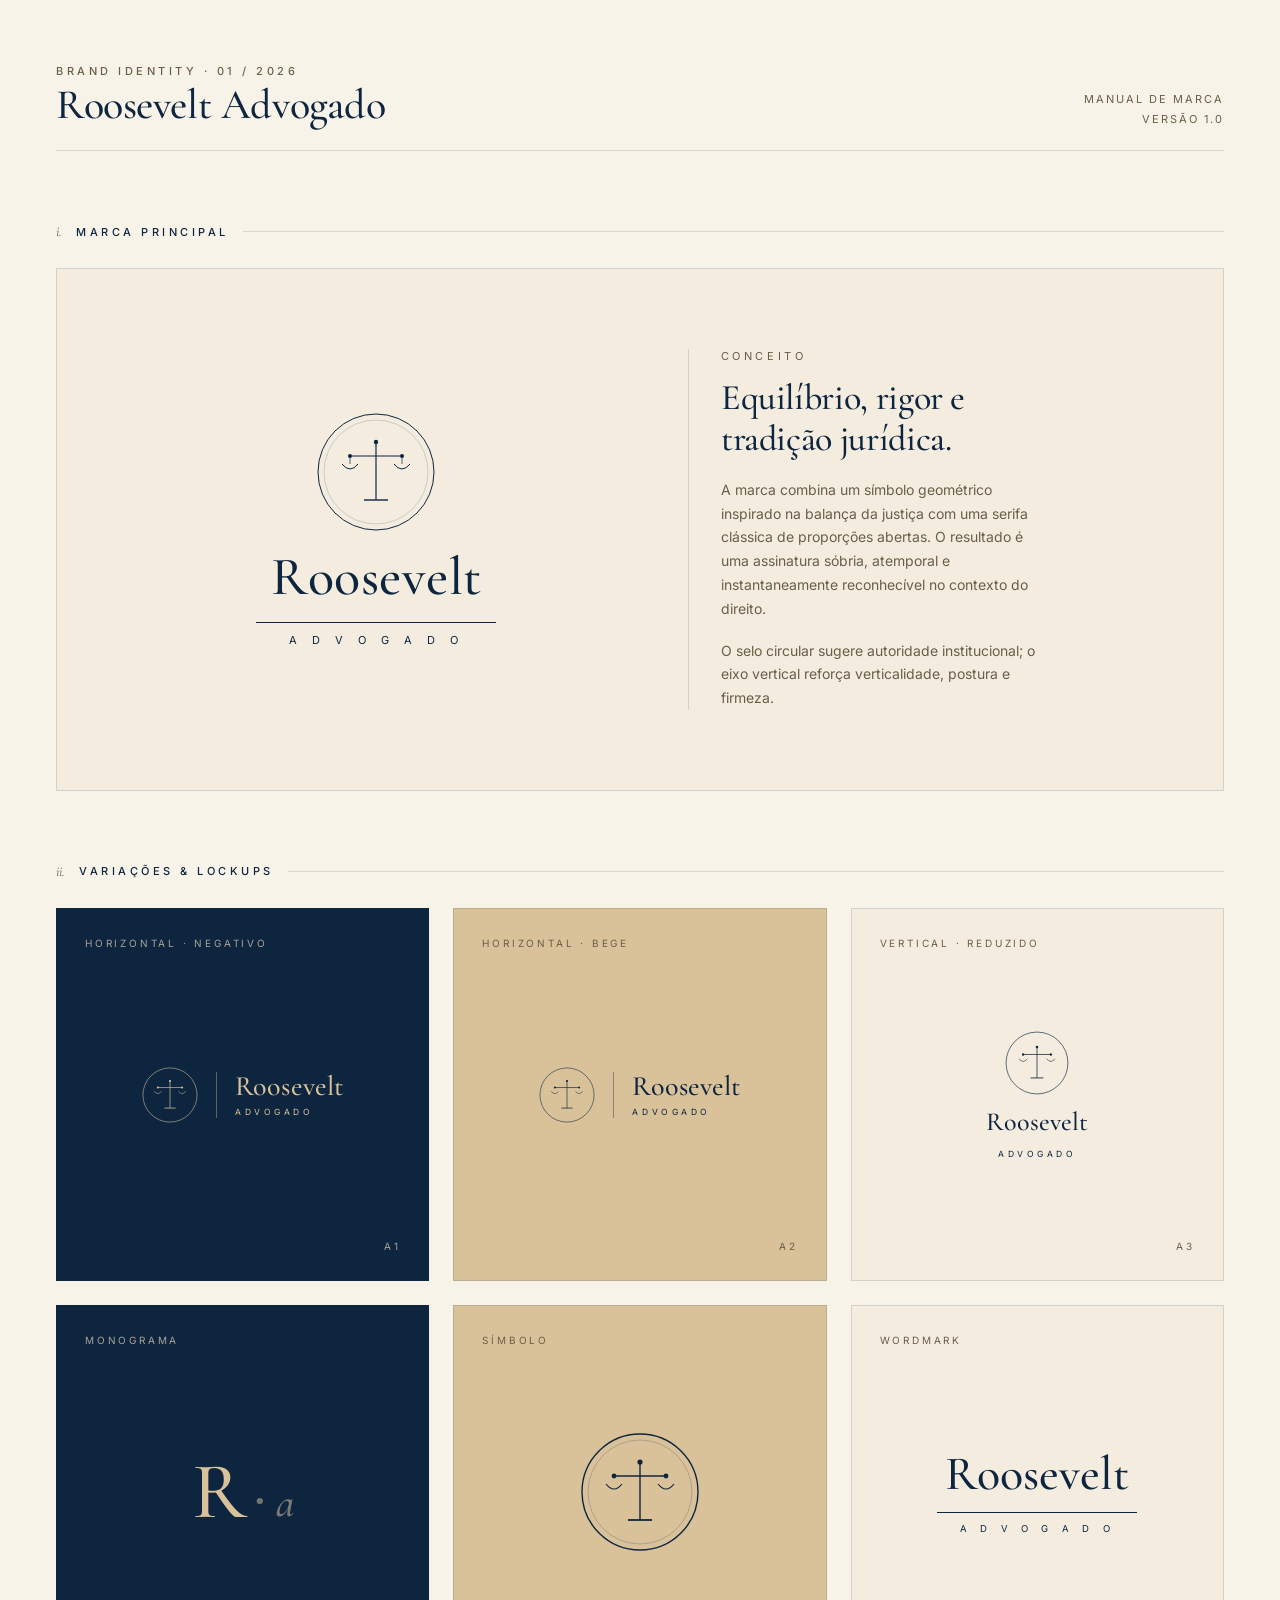
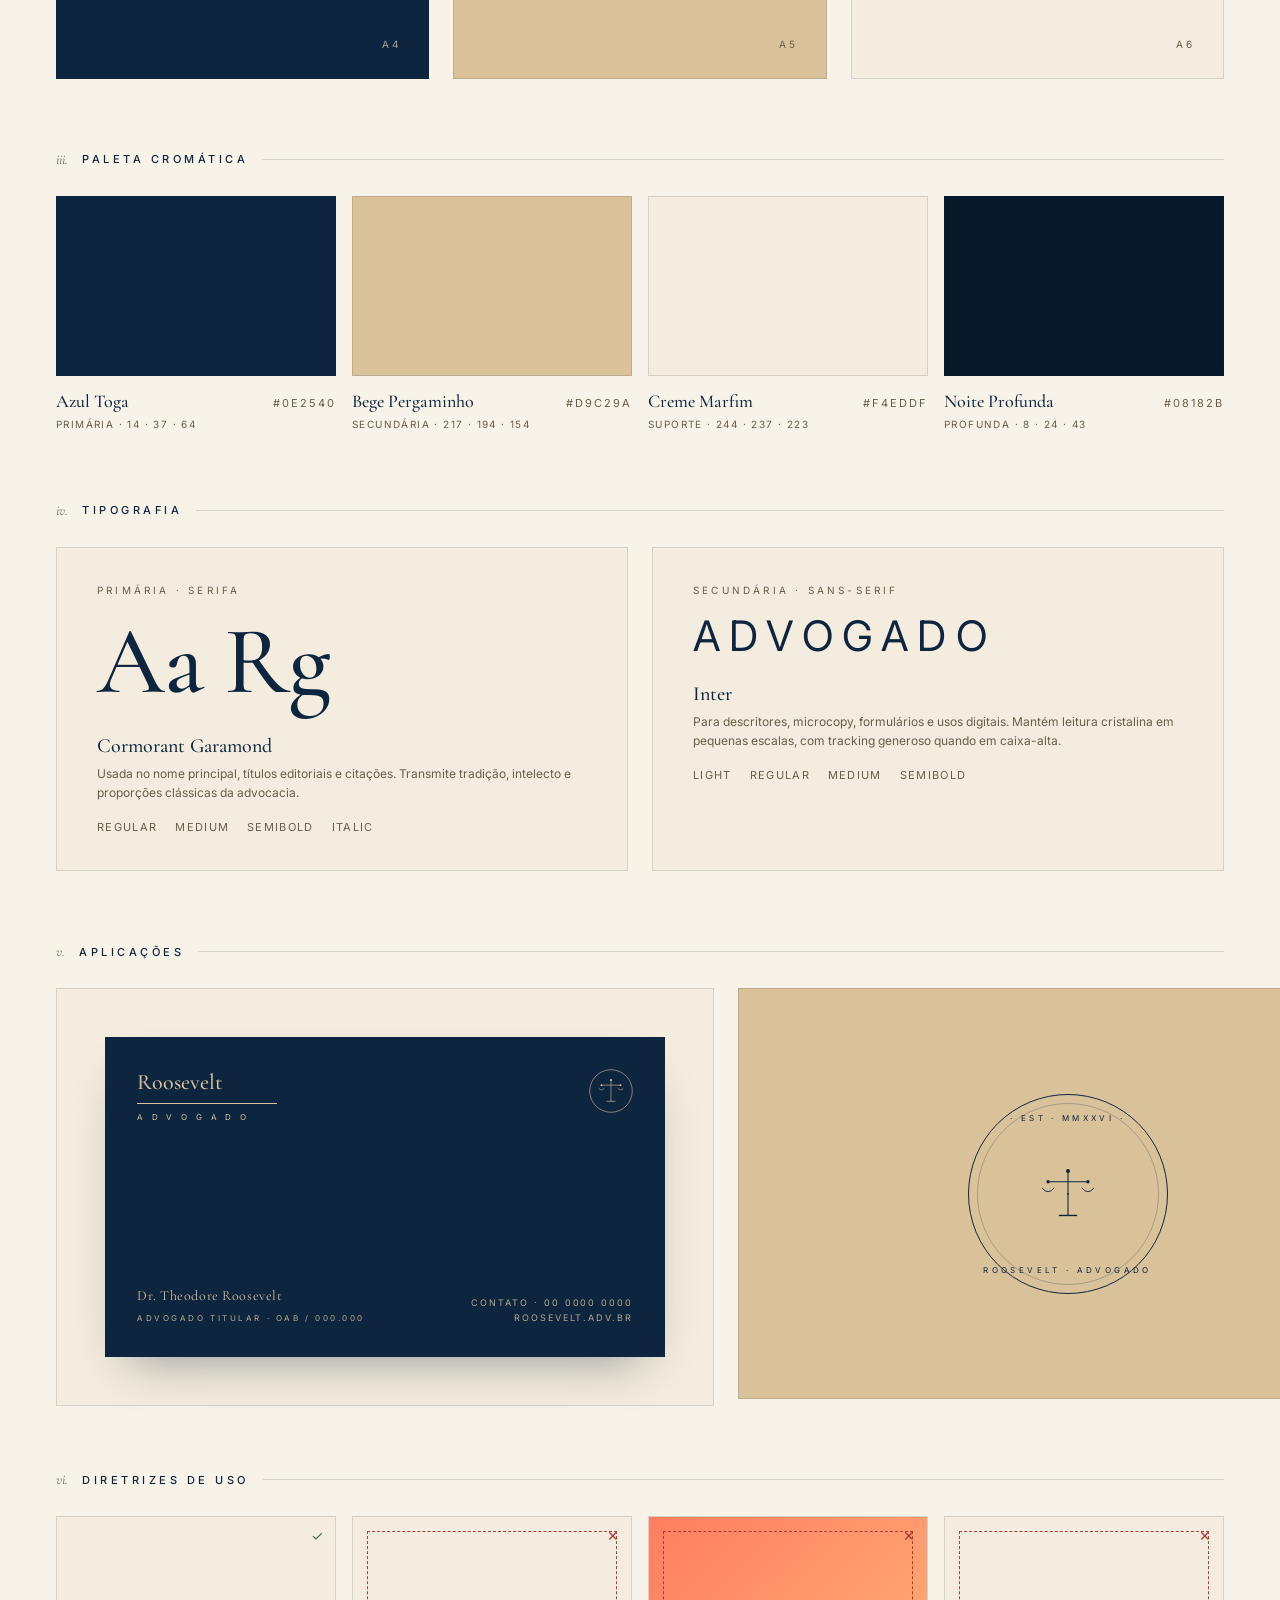
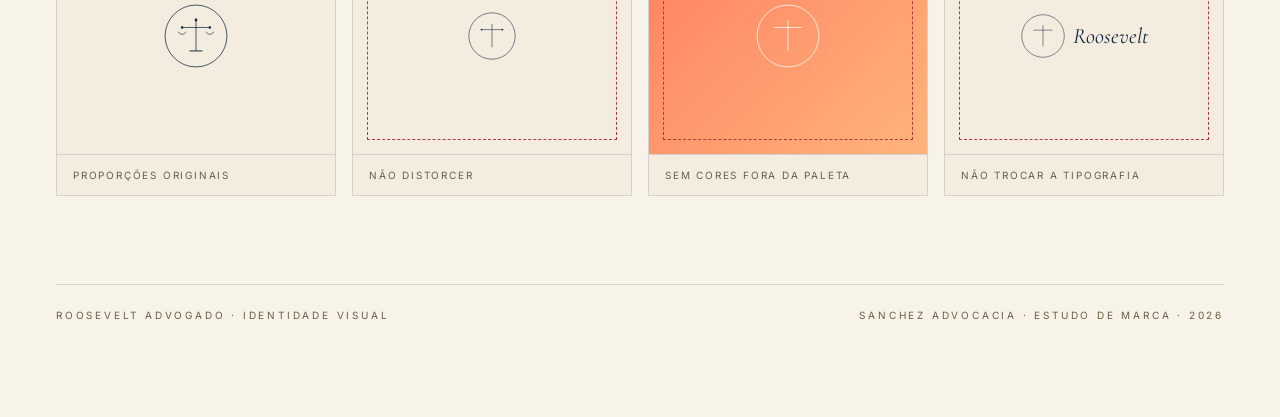
<file: Roosevelt Advogado - Logo.html>
<!doctype html>
<html lang="pt-BR">
<head>
<meta charset="utf-8" />
<title>Roosevelt Advogado — Identidade Visual</title>
<meta name="viewport" content="width=1440" />
<link rel="preconnect" href="https://fonts.googleapis.com">
<link rel="preconnect" href="https://fonts.gstatic.com" crossorigin>
<link href="https://fonts.googleapis.com/css2?family=Cormorant+Garamond:wght@400;500;600;700&family=Inter:wght@300;400;500;600&display=swap" rel="stylesheet">
<style>
  :root{
    --navy:#0E2540;
    --navy-deep:#08182B;
    --beige:#D9C29A;
    --beige-soft:#E8D8B8;
    --cream:#F4EDDF;
    --paper:#F8F3E8;
    --ink:#1C1C1C;
    --muted:#6B5E48;
    --rule:rgba(14,37,64,.14);
  }
  *{box-sizing:border-box;margin:0;padding:0}
  html,body{background:var(--paper);color:var(--navy);font-family:'Inter',sans-serif;}
  body{padding:64px 0 96px;}
  .page{max-width:1280px;margin:0 auto;padding:0 56px;}

  /* HEADER */
  .doc-head{display:flex;justify-content:space-between;align-items:flex-end;padding-bottom:24px;border-bottom:1px solid var(--rule);}
  .doc-head .eyebrow{font-family:'Inter',sans-serif;font-size:11px;letter-spacing:.32em;text-transform:uppercase;color:var(--muted);font-weight:500;}
  .doc-head h1{font-family:'Cormorant Garamond',serif;font-weight:500;font-size:42px;letter-spacing:-.01em;margin-top:6px;line-height:1;}
  .doc-head .meta{text-align:right;font-size:11px;letter-spacing:.18em;text-transform:uppercase;color:var(--muted);}
  .doc-head .meta div + div{margin-top:6px;}

  /* SECTIONS */
  section{margin-top:72px;}
  .section-label{display:flex;align-items:center;gap:14px;margin-bottom:28px;}
  .section-label .num{font-family:'Cormorant Garamond',serif;font-size:14px;color:var(--muted);font-style:italic;}
  .section-label .title{font-size:11px;letter-spacing:.32em;text-transform:uppercase;font-weight:500;}
  .section-label .rule{flex:1;height:1px;background:var(--rule);}

  /* PRIMARY MARK */
  .primary{background:var(--cream);border:1px solid var(--rule);padding:80px 56px;display:grid;grid-template-columns:1.1fr 1fr;gap:48px;align-items:center;}
  .primary .stage{display:flex;justify-content:center;}
  .primary .copy{padding-left:32px;border-left:1px solid var(--rule);}
  .primary .copy .kicker{font-size:11px;letter-spacing:.32em;text-transform:uppercase;color:var(--muted);}
  .primary .copy h2{font-family:'Cormorant Garamond',serif;font-weight:500;font-size:36px;line-height:1.15;margin-top:14px;letter-spacing:-.01em;}
  .primary .copy p{font-size:14px;line-height:1.7;color:var(--muted);margin-top:18px;max-width:36ch;}

  /* The wordmark */
  .wordmark{display:flex;flex-direction:column;align-items:center;gap:18px;}
  .wordmark .mark{}
  .wordmark .name{font-family:'Cormorant Garamond',serif;font-weight:500;font-size:54px;color:var(--navy);letter-spacing:.01em;line-height:1;}
  .wordmark .sub{font-family:'Inter',sans-serif;font-weight:400;font-size:11px;letter-spacing:.55em;color:var(--navy);padding-top:10px;border-top:1px solid var(--navy);width:240px;text-align:center;}

  /* LOCKUPS GRID */
  .lockups{display:grid;grid-template-columns:repeat(3,1fr);gap:24px;}
  .tile{aspect-ratio:1/1;border:1px solid var(--rule);display:flex;flex-direction:column;justify-content:space-between;padding:28px;}
  .tile .label{font-size:10px;letter-spacing:.28em;text-transform:uppercase;color:var(--muted);}
  .tile .center{flex:1;display:flex;align-items:center;justify-content:center;}
  .tile.dark{background:var(--navy);color:var(--beige);border-color:var(--navy);}
  .tile.dark .label{color:var(--beige-soft);opacity:.7;}
  .tile.beige{background:var(--beige);}
  .tile.cream{background:var(--cream);}
  .tile.paper{background:var(--paper);}

  /* Horizontal lockup */
  .lockup-h{display:flex;align-items:center;gap:18px;}
  .lockup-h .pipe{width:1px;height:46px;background:currentColor;opacity:.4;}
  .lockup-h .txt{display:flex;flex-direction:column;line-height:1;}
  .lockup-h .txt .n{font-family:'Cormorant Garamond',serif;font-weight:500;font-size:28px;letter-spacing:.005em;}
  .lockup-h .txt .s{font-family:'Inter',sans-serif;font-weight:400;font-size:8.5px;letter-spacing:.42em;margin-top:8px;}

  /* Vertical compact */
  .lockup-v{display:flex;flex-direction:column;align-items:center;gap:14px;}
  .lockup-v .n{font-family:'Cormorant Garamond',serif;font-weight:500;font-size:26px;line-height:1;}
  .lockup-v .s{font-family:'Inter',sans-serif;font-size:8.5px;letter-spacing:.42em;}

  /* Monogram tile */
  .mono-only{font-family:'Cormorant Garamond',serif;font-weight:500;font-size:80px;line-height:1;letter-spacing:-.02em;}

  /* PALETTE */
  .palette{display:grid;grid-template-columns:repeat(4,1fr);gap:16px;}
  .swatch{display:flex;flex-direction:column;}
  .swatch .chip{height:180px;border:1px solid var(--rule);}
  .swatch .meta{margin-top:14px;display:flex;justify-content:space-between;align-items:baseline;}
  .swatch .meta .name{font-family:'Cormorant Garamond',serif;font-size:18px;font-weight:500;}
  .swatch .meta .hex{font-family:'Inter',sans-serif;font-size:11px;letter-spacing:.18em;color:var(--muted);}
  .swatch .vals{margin-top:6px;font-size:10px;letter-spacing:.14em;color:var(--muted);text-transform:uppercase;}

  /* TYPE */
  .type{display:grid;grid-template-columns:1fr 1fr;gap:24px;}
  .type .card{background:var(--cream);border:1px solid var(--rule);padding:36px 40px;}
  .type .card .tag{font-size:10px;letter-spacing:.32em;text-transform:uppercase;color:var(--muted);}
  .type .card .sample-serif{font-family:'Cormorant Garamond',serif;font-weight:500;font-size:96px;line-height:1;margin-top:18px;letter-spacing:-.01em;}
  .type .card .sample-sans{font-family:'Inter',sans-serif;font-weight:400;font-size:42px;line-height:1.05;margin-top:18px;letter-spacing:.22em;}
  .type .card .name{margin-top:24px;font-family:'Cormorant Garamond',serif;font-size:20px;font-weight:500;}
  .type .card .desc{margin-top:6px;font-size:12px;color:var(--muted);line-height:1.6;}
  .type .specimen{display:flex;gap:18px;margin-top:18px;font-size:11px;color:var(--muted);letter-spacing:.12em;text-transform:uppercase;}

  /* APPLICATIONS */
  .apps{display:grid;grid-template-columns:1.3fr 1fr;gap:24px;}
  .card-mock{background:var(--cream);border:1px solid var(--rule);aspect-ratio:1.6/1;display:flex;align-items:center;justify-content:center;padding:48px;}
  .biz-card{background:var(--navy);color:var(--beige);width:100%;aspect-ratio:1.75/1;padding:32px;display:flex;flex-direction:column;justify-content:space-between;box-shadow:0 24px 48px -24px rgba(8,24,43,.45);}
  .biz-card .top{display:flex;justify-content:space-between;align-items:flex-start;}
  .biz-card .name-block{}
  .biz-card .name-block .n{font-family:'Cormorant Garamond',serif;font-size:22px;font-weight:500;}
  .biz-card .name-block .s{font-size:8px;letter-spacing:.42em;margin-top:8px;padding-top:8px;border-top:.5px solid var(--beige);width:140px;}
  .biz-card .bottom{display:flex;justify-content:space-between;align-items:flex-end;font-size:9.5px;letter-spacing:.18em;line-height:1.7;}
  .biz-card .bottom .person{font-family:'Cormorant Garamond',serif;font-size:14px;letter-spacing:.04em;}
  .biz-card .bottom .role{font-size:8px;letter-spacing:.32em;margin-top:4px;text-transform:uppercase;opacity:.85;}

  .seal-mock{background:var(--beige);border:1px solid var(--rule);aspect-ratio:1.6/1;display:flex;align-items:center;justify-content:center;}
  .seal{width:200px;height:200px;border-radius:50%;border:1px solid var(--navy);display:flex;align-items:center;justify-content:center;position:relative;}
  .seal::before, .seal::after{content:"";position:absolute;border:1px solid var(--navy);border-radius:50%;}
  .seal::before{inset:8px;opacity:.25;}
  .seal-inner{text-align:center;color:var(--navy);}
  .seal-inner .arc-top{font-size:8px;letter-spacing:.42em;text-transform:uppercase;position:absolute;top:18px;left:0;right:0;}
  .seal-inner .arc-bot{font-size:8px;letter-spacing:.42em;text-transform:uppercase;position:absolute;bottom:18px;left:0;right:0;}
  .seal-inner .mid{margin-top:0;}

  /* USAGE / DON'TS */
  .grid-rules{display:grid;grid-template-columns:repeat(4,1fr);gap:16px;}
  .rule-tile{aspect-ratio:1/1;background:var(--cream);border:1px solid var(--rule);display:flex;flex-direction:column;}
  .rule-tile .area{flex:1;display:flex;align-items:center;justify-content:center;position:relative;}
  .rule-tile .area.no::after{content:"";position:absolute;inset:14px;border:1px dashed #B23A3A;}
  .rule-tile .area.no::before{content:"✕";position:absolute;top:10px;right:12px;color:#B23A3A;font-size:14px;}
  .rule-tile .area.yes::before{content:"✓";position:absolute;top:10px;right:12px;color:#3F6E4F;font-size:14px;}
  .rule-tile .cap{padding:14px 16px;border-top:1px solid var(--rule);font-size:10px;letter-spacing:.18em;text-transform:uppercase;color:var(--muted);}

  /* FOOTER */
  footer{margin-top:88px;padding-top:24px;border-top:1px solid var(--rule);display:flex;justify-content:space-between;font-size:10px;letter-spacing:.28em;text-transform:uppercase;color:var(--muted);}
</style>
</head>
<body>
<div class="page">

  <!-- HEADER -->
  <header class="doc-head">
    <div>
      <div class="eyebrow">Brand Identity · 01 / 2026</div>
      <h1>Roosevelt Advogado</h1>
    </div>
    <div class="meta">
      <div>Manual de Marca</div>
      <div>Versão 1.0</div>
    </div>
  </header>

  <!-- PRIMARY -->
  <section>
    <div class="section-label">
      <span class="num">i.</span>
      <span class="title">Marca Principal</span>
      <span class="rule"></span>
    </div>

    <div class="primary">
      <div class="stage">
        <div class="wordmark">
          <!-- The mark: minimalist scale + R monogram -->
          <svg class="mark" width="120" height="120" viewBox="0 0 120 120" aria-label="Roosevelt mark">
            <!-- Outer ring -->
            <circle cx="60" cy="60" r="58" fill="none" stroke="#0E2540" stroke-width="1"/>
            <circle cx="60" cy="60" r="52" fill="none" stroke="#0E2540" stroke-width="0.5" opacity=".35"/>
            <!-- Central vertical axis (scale beam stand) -->
            <line x1="60" y1="30" x2="60" y2="88" stroke="#0E2540" stroke-width="1.2"/>
            <!-- Horizontal beam -->
            <line x1="34" y1="44" x2="86" y2="44" stroke="#0E2540" stroke-width="1.2"/>
            <!-- Beam end caps -->
            <circle cx="34" cy="44" r="2" fill="#0E2540"/>
            <circle cx="86" cy="44" r="2" fill="#0E2540"/>
            <!-- Pans (suggested as arcs) -->
            <path d="M26 52 Q34 62 42 52" fill="none" stroke="#0E2540" stroke-width="1"/>
            <path d="M78 52 Q86 62 94 52" fill="none" stroke="#0E2540" stroke-width="1"/>
            <!-- Suspension lines -->
            <line x1="34" y1="44" x2="34" y2="52" stroke="#0E2540" stroke-width=".7"/>
            <line x1="86" y1="44" x2="86" y2="52" stroke="#0E2540" stroke-width=".7"/>
            <!-- Base -->
            <line x1="48" y1="88" x2="72" y2="88" stroke="#0E2540" stroke-width="1.4"/>
            <!-- Top finial -->
            <circle cx="60" cy="30" r="2.2" fill="#0E2540"/>
          </svg>
          <div class="name">Roosevelt</div>
          <div class="sub">A&nbsp;D&nbsp;V&nbsp;O&nbsp;G&nbsp;A&nbsp;D&nbsp;O</div>
        </div>
      </div>
      <div class="copy">
        <div class="kicker">Conceito</div>
        <h2>Equilíbrio,&nbsp;rigor&nbsp;e<br/>tradição&nbsp;jurídica.</h2>
        <p>A marca combina um símbolo geométrico inspirado na balança da justiça com uma serifa clássica de proporções abertas. O resultado é uma assinatura sóbria, atemporal e instantaneamente reconhecível no contexto do direito.</p>
        <p>O selo circular sugere autoridade institucional; o eixo vertical reforça verticalidade, postura e firmeza.</p>
      </div>
    </div>
  </section>

  <!-- LOCKUPS -->
  <section>
    <div class="section-label">
      <span class="num">ii.</span>
      <span class="title">Variações &amp; Lockups</span>
      <span class="rule"></span>
    </div>

    <div class="lockups">

      <!-- Tile 1: dark navy, horizontal -->
      <div class="tile dark">
        <div class="label">Horizontal · Negativo</div>
        <div class="center">
          <div class="lockup-h" style="color:var(--beige)">
            <svg width="56" height="56" viewBox="0 0 120 120">
              <circle cx="60" cy="60" r="58" fill="none" stroke="#D9C29A" stroke-width="1.2"/>
              <line x1="60" y1="30" x2="60" y2="88" stroke="#D9C29A" stroke-width="1.4"/>
              <line x1="34" y1="44" x2="86" y2="44" stroke="#D9C29A" stroke-width="1.4"/>
              <circle cx="34" cy="44" r="2.2" fill="#D9C29A"/>
              <circle cx="86" cy="44" r="2.2" fill="#D9C29A"/>
              <path d="M26 52 Q34 62 42 52" fill="none" stroke="#D9C29A" stroke-width="1.1"/>
              <path d="M78 52 Q86 62 94 52" fill="none" stroke="#D9C29A" stroke-width="1.1"/>
              <line x1="48" y1="88" x2="72" y2="88" stroke="#D9C29A" stroke-width="1.6"/>
              <circle cx="60" cy="30" r="2.4" fill="#D9C29A"/>
            </svg>
            <div class="pipe"></div>
            <div class="txt">
              <div class="n">Roosevelt</div>
              <div class="s">ADVOGADO</div>
            </div>
          </div>
        </div>
        <div class="label" style="text-align:right">A1</div>
      </div>

      <!-- Tile 2: beige, horizontal -->
      <div class="tile beige">
        <div class="label">Horizontal · Bege</div>
        <div class="center">
          <div class="lockup-h" style="color:var(--navy)">
            <svg width="56" height="56" viewBox="0 0 120 120">
              <circle cx="60" cy="60" r="58" fill="none" stroke="#0E2540" stroke-width="1.2"/>
              <line x1="60" y1="30" x2="60" y2="88" stroke="#0E2540" stroke-width="1.4"/>
              <line x1="34" y1="44" x2="86" y2="44" stroke="#0E2540" stroke-width="1.4"/>
              <circle cx="34" cy="44" r="2.2" fill="#0E2540"/>
              <circle cx="86" cy="44" r="2.2" fill="#0E2540"/>
              <path d="M26 52 Q34 62 42 52" fill="none" stroke="#0E2540" stroke-width="1.1"/>
              <path d="M78 52 Q86 62 94 52" fill="none" stroke="#0E2540" stroke-width="1.1"/>
              <line x1="48" y1="88" x2="72" y2="88" stroke="#0E2540" stroke-width="1.6"/>
              <circle cx="60" cy="30" r="2.4" fill="#0E2540"/>
            </svg>
            <div class="pipe"></div>
            <div class="txt">
              <div class="n">Roosevelt</div>
              <div class="s">ADVOGADO</div>
            </div>
          </div>
        </div>
        <div class="label" style="text-align:right">A2</div>
      </div>

      <!-- Tile 3: cream, vertical -->
      <div class="tile cream">
        <div class="label">Vertical · Reduzido</div>
        <div class="center">
          <div class="lockup-v" style="color:var(--navy)">
            <svg width="64" height="64" viewBox="0 0 120 120">
              <circle cx="60" cy="60" r="58" fill="none" stroke="#0E2540" stroke-width="1.2"/>
              <line x1="60" y1="30" x2="60" y2="88" stroke="#0E2540" stroke-width="1.4"/>
              <line x1="34" y1="44" x2="86" y2="44" stroke="#0E2540" stroke-width="1.4"/>
              <circle cx="34" cy="44" r="2.2" fill="#0E2540"/>
              <circle cx="86" cy="44" r="2.2" fill="#0E2540"/>
              <path d="M26 52 Q34 62 42 52" fill="none" stroke="#0E2540" stroke-width="1.1"/>
              <path d="M78 52 Q86 62 94 52" fill="none" stroke="#0E2540" stroke-width="1.1"/>
              <line x1="48" y1="88" x2="72" y2="88" stroke="#0E2540" stroke-width="1.6"/>
              <circle cx="60" cy="30" r="2.4" fill="#0E2540"/>
            </svg>
            <div class="n">Roosevelt</div>
            <div class="s">ADVOGADO</div>
          </div>
        </div>
        <div class="label" style="text-align:right">A3</div>
      </div>

      <!-- Tile 4: monogram only on navy -->
      <div class="tile dark">
        <div class="label">Monograma</div>
        <div class="center">
          <div style="display:flex;align-items:center;gap:8px;color:var(--beige)">
            <div class="mono-only">R</div>
            <div style="font-family:'Cormorant Garamond',serif;font-size:80px;line-height:1;font-weight:300;opacity:.5;">·</div>
            <div class="mono-only" style="font-style:italic;opacity:.55;font-size:42px;align-self:flex-end;padding-bottom:8px;">a</div>
          </div>
        </div>
        <div class="label" style="text-align:right">A4</div>
      </div>

      <!-- Tile 5: icon only beige -->
      <div class="tile beige">
        <div class="label">Símbolo</div>
        <div class="center">
          <svg width="120" height="120" viewBox="0 0 120 120">
            <circle cx="60" cy="60" r="58" fill="none" stroke="#0E2540" stroke-width="1.4"/>
            <circle cx="60" cy="60" r="52" fill="none" stroke="#0E2540" stroke-width="0.6" opacity=".35"/>
            <line x1="60" y1="30" x2="60" y2="88" stroke="#0E2540" stroke-width="1.4"/>
            <line x1="34" y1="44" x2="86" y2="44" stroke="#0E2540" stroke-width="1.4"/>
            <circle cx="34" cy="44" r="2.4" fill="#0E2540"/>
            <circle cx="86" cy="44" r="2.4" fill="#0E2540"/>
            <path d="M26 52 Q34 62 42 52" fill="none" stroke="#0E2540" stroke-width="1.2"/>
            <path d="M78 52 Q86 62 94 52" fill="none" stroke="#0E2540" stroke-width="1.2"/>
            <line x1="48" y1="88" x2="72" y2="88" stroke="#0E2540" stroke-width="1.8"/>
            <circle cx="60" cy="30" r="2.6" fill="#0E2540"/>
          </svg>
        </div>
        <div class="label" style="text-align:right">A5</div>
      </div>

      <!-- Tile 6: wordmark only -->
      <div class="tile cream">
        <div class="label">Wordmark</div>
        <div class="center">
          <div style="text-align:center;color:var(--navy)">
            <div style="font-family:'Cormorant Garamond',serif;font-size:48px;font-weight:500;line-height:1;">Roosevelt</div>
            <div style="font-size:9.5px;letter-spacing:.55em;margin-top:14px;padding-top:10px;border-top:1px solid var(--navy);width:200px;margin-left:auto;margin-right:auto;">A D V O G A D O</div>
          </div>
        </div>
        <div class="label" style="text-align:right">A6</div>
      </div>

    </div>
  </section>

  <!-- PALETTE -->
  <section>
    <div class="section-label">
      <span class="num">iii.</span>
      <span class="title">Paleta Cromática</span>
      <span class="rule"></span>
    </div>

    <div class="palette">
      <div class="swatch">
        <div class="chip" style="background:#0E2540"></div>
        <div class="meta"><div class="name">Azul Toga</div><div class="hex">#0E2540</div></div>
        <div class="vals">PRIMÁRIA · 14 · 37 · 64</div>
      </div>
      <div class="swatch">
        <div class="chip" style="background:#D9C29A"></div>
        <div class="meta"><div class="name">Bege Pergaminho</div><div class="hex">#D9C29A</div></div>
        <div class="vals">SECUNDÁRIA · 217 · 194 · 154</div>
      </div>
      <div class="swatch">
        <div class="chip" style="background:#F4EDDF;border-color:var(--rule)"></div>
        <div class="meta"><div class="name">Creme Marfim</div><div class="hex">#F4EDDF</div></div>
        <div class="vals">SUPORTE · 244 · 237 · 223</div>
      </div>
      <div class="swatch">
        <div class="chip" style="background:#08182B"></div>
        <div class="meta"><div class="name">Noite Profunda</div><div class="hex">#08182B</div></div>
        <div class="vals">PROFUNDA · 8 · 24 · 43</div>
      </div>
    </div>
  </section>

  <!-- TYPOGRAPHY -->
  <section>
    <div class="section-label">
      <span class="num">iv.</span>
      <span class="title">Tipografia</span>
      <span class="rule"></span>
    </div>

    <div class="type">
      <div class="card">
        <div class="tag">Primária · Serifa</div>
        <div class="sample-serif">Aa Rg</div>
        <div class="name">Cormorant Garamond</div>
        <div class="desc">Usada no nome principal, títulos editoriais e citações. Transmite tradição, intelecto e proporções clássicas da advocacia.</div>
        <div class="specimen"><span>Regular</span><span>Medium</span><span>Semibold</span><span>Italic</span></div>
      </div>
      <div class="card">
        <div class="tag">Secundária · Sans-serif</div>
        <div class="sample-sans">ADVOGADO</div>
        <div class="name">Inter</div>
        <div class="desc">Para descritores, microcopy, formulários e usos digitais. Mantém leitura cristalina em pequenas escalas, com tracking generoso quando em caixa-alta.</div>
        <div class="specimen"><span>Light</span><span>Regular</span><span>Medium</span><span>Semibold</span></div>
      </div>
    </div>
  </section>

  <!-- APPLICATIONS -->
  <section>
    <div class="section-label">
      <span class="num">v.</span>
      <span class="title">Aplicações</span>
      <span class="rule"></span>
    </div>

    <div class="apps">
      <div class="card-mock">
        <div class="biz-card">
          <div class="top">
            <div class="name-block">
              <div class="n">Roosevelt</div>
              <div class="s">A D V O G A D O</div>
            </div>
            <svg width="44" height="44" viewBox="0 0 120 120">
              <circle cx="60" cy="60" r="58" fill="none" stroke="#D9C29A" stroke-width="1.6"/>
              <line x1="60" y1="30" x2="60" y2="88" stroke="#D9C29A" stroke-width="1.6"/>
              <line x1="34" y1="44" x2="86" y2="44" stroke="#D9C29A" stroke-width="1.6"/>
              <circle cx="34" cy="44" r="2.6" fill="#D9C29A"/>
              <circle cx="86" cy="44" r="2.6" fill="#D9C29A"/>
              <path d="M26 52 Q34 62 42 52" fill="none" stroke="#D9C29A" stroke-width="1.4"/>
              <path d="M78 52 Q86 62 94 52" fill="none" stroke="#D9C29A" stroke-width="1.4"/>
              <line x1="48" y1="88" x2="72" y2="88" stroke="#D9C29A" stroke-width="1.8"/>
              <circle cx="60" cy="30" r="2.8" fill="#D9C29A"/>
            </svg>
          </div>
          <div class="bottom">
            <div>
              <div class="person">Dr. Theodore Roosevelt</div>
              <div class="role">Advogado Titular · OAB / 000.000</div>
            </div>
            <div style="text-align:right;font-size:9px;letter-spacing:.22em;opacity:.85;line-height:1.7;">
              CONTATO · 00 0000 0000<br/>ROOSEVELT.ADV.BR
            </div>
          </div>
        </div>
      </div>

      <div class="seal-mock">
        <div class="seal">
          <div class="seal-inner" style="position:relative;width:100%;height:100%;">
            <div class="arc-top">· EST · MMXXVI ·</div>
            <div style="position:absolute;inset:0;display:flex;align-items:center;justify-content:center;">
              <svg width="92" height="92" viewBox="0 0 120 120">
                <line x1="60" y1="30" x2="60" y2="88" stroke="#0E2540" stroke-width="1.4"/>
                <line x1="34" y1="44" x2="86" y2="44" stroke="#0E2540" stroke-width="1.4"/>
                <circle cx="34" cy="44" r="2.2" fill="#0E2540"/>
                <circle cx="86" cy="44" r="2.2" fill="#0E2540"/>
                <path d="M26 52 Q34 62 42 52" fill="none" stroke="#0E2540" stroke-width="1.2"/>
                <path d="M78 52 Q86 62 94 52" fill="none" stroke="#0E2540" stroke-width="1.2"/>
                <line x1="48" y1="88" x2="72" y2="88" stroke="#0E2540" stroke-width="1.8"/>
                <circle cx="60" cy="30" r="2.6" fill="#0E2540"/>
              </svg>
            </div>
            <div class="arc-bot">ROOSEVELT · ADVOGADO</div>
          </div>
        </div>
      </div>
    </div>
  </section>

  <!-- USAGE RULES -->
  <section>
    <div class="section-label">
      <span class="num">vi.</span>
      <span class="title">Diretrizes de Uso</span>
      <span class="rule"></span>
    </div>

    <div class="grid-rules">
      <div class="rule-tile">
        <div class="area yes">
          <svg width="64" height="64" viewBox="0 0 120 120">
            <circle cx="60" cy="60" r="58" fill="none" stroke="#0E2540" stroke-width="1.4"/>
            <line x1="60" y1="30" x2="60" y2="88" stroke="#0E2540" stroke-width="1.4"/>
            <line x1="34" y1="44" x2="86" y2="44" stroke="#0E2540" stroke-width="1.4"/>
            <circle cx="34" cy="44" r="2.4" fill="#0E2540"/>
            <circle cx="86" cy="44" r="2.4" fill="#0E2540"/>
            <path d="M26 52 Q34 62 42 52" fill="none" stroke="#0E2540" stroke-width="1.2"/>
            <path d="M78 52 Q86 62 94 52" fill="none" stroke="#0E2540" stroke-width="1.2"/>
            <line x1="48" y1="88" x2="72" y2="88" stroke="#0E2540" stroke-width="1.8"/>
            <circle cx="60" cy="30" r="2.6" fill="#0E2540"/>
          </svg>
        </div>
        <div class="cap">Proporções originais</div>
      </div>
      <div class="rule-tile">
        <div class="area no">
          <svg width="48" height="80" viewBox="0 0 120 200" preserveAspectRatio="none">
            <circle cx="60" cy="100" r="58" fill="none" stroke="#0E2540" stroke-width="1.4"/>
            <line x1="60" y1="70" x2="60" y2="128" stroke="#0E2540" stroke-width="1.4"/>
            <line x1="34" y1="84" x2="86" y2="84" stroke="#0E2540" stroke-width="1.4"/>
            <circle cx="34" cy="84" r="2.4" fill="#0E2540"/>
            <circle cx="86" cy="84" r="2.4" fill="#0E2540"/>
          </svg>
        </div>
        <div class="cap">Não distorcer</div>
      </div>
      <div class="rule-tile">
        <div class="area no" style="background:linear-gradient(135deg,#ff7e5f,#feb47b)">
          <svg width="64" height="64" viewBox="0 0 120 120">
            <circle cx="60" cy="60" r="58" fill="none" stroke="#FFF" stroke-width="1.4"/>
            <line x1="60" y1="30" x2="60" y2="88" stroke="#FFF" stroke-width="1.4"/>
            <line x1="34" y1="44" x2="86" y2="44" stroke="#FFF" stroke-width="1.4"/>
          </svg>
        </div>
        <div class="cap">Sem cores fora da paleta</div>
      </div>
      <div class="rule-tile">
        <div class="area no">
          <div style="display:flex;align-items:center;gap:8px;">
            <svg width="44" height="44" viewBox="0 0 120 120">
              <circle cx="60" cy="60" r="58" fill="none" stroke="#0E2540" stroke-width="1.4"/>
              <line x1="60" y1="30" x2="60" y2="88" stroke="#0E2540" stroke-width="1.4"/>
              <line x1="34" y1="44" x2="86" y2="44" stroke="#0E2540" stroke-width="1.4"/>
            </svg>
            <div style="font-family:'Pacifico',cursive,'Cormorant Garamond';font-size:22px;color:var(--navy);font-style:italic;">Roosevelt</div>
          </div>
        </div>
        <div class="cap">Não trocar a tipografia</div>
      </div>
    </div>
  </section>

  <footer>
    <div>Roosevelt Advogado · Identidade Visual</div>
    <div>Sanchez Advocacia · Estudo de Marca · 2026</div>
  </footer>

</div>
</body>
</html>
</file>
<file: styles.css>
/* ============================================================
   Roosevelt Advogado — Landing Page
   Paleta e tipografia do Manual de Marca (v1.0)
   ============================================================ */

:root{
  --navy:#0E2540;
  --navy-deep:#08182B;
  --beige:#D9C29A;
  --beige-soft:#E8D8B8;
  --cream:#F4EDDF;
  --paper:#F8F3E8;
  --ink:#1C1C1C;
  --muted:#6B5E48;
  --muted-light:#9A8F7A;
  --rule:rgba(14,37,64,.14);
  --rule-light:rgba(217,194,154,.22);
  --serif:'Cormorant Garamond',Georgia,serif;
  --sans:'Inter',system-ui,sans-serif;
  --header-h:78px;
}

*{box-sizing:border-box;margin:0;padding:0;}

html{scroll-behavior:smooth;}

body{
  background:var(--paper);
  color:var(--navy);
  font-family:var(--sans);
  font-weight:400;
  line-height:1.65;
  -webkit-font-smoothing:antialiased;
  overflow-x:hidden;
}

img,svg{display:block;}
a{color:inherit;text-decoration:none;}

.wrap{
  max-width:1200px;
  margin:0 auto;
  padding:0 40px;
}

/* ---------- Tipografia compartilhada ---------- */
.section{padding:130px 0;}

.section-label{
  display:inline-flex;align-items:center;gap:12px;
  font-size:11px;letter-spacing:.32em;text-transform:uppercase;
  font-weight:500;color:var(--muted);
}
.section-label i{width:34px;height:1px;background:currentColor;display:block;}
.section-label--light{color:var(--beige);}

.section-title{
  font-family:var(--serif);
  font-weight:500;
  font-size:clamp(32px,4.4vw,52px);
  line-height:1.12;
  letter-spacing:-.015em;
  margin-top:18px;
}
.section-title--light{color:var(--cream);}

.section-head{margin-bottom:62px;}

/* ============================================================
   HEADER
   ============================================================ */
.site-header{
  position:fixed;top:0;left:0;right:0;z-index:60;
  height:var(--header-h);
  display:flex;align-items:center;
  transition:background .4s ease, box-shadow .4s ease, color .4s ease;
  color:var(--cream);
}
.site-header.is-solid{
  background:var(--paper);
  color:var(--navy);
  box-shadow:0 1px 0 var(--rule), 0 10px 30px -22px rgba(8,24,43,.5);
}
.header-inner{
  display:flex;align-items:center;justify-content:space-between;width:100%;
}

.brand{display:flex;align-items:center;gap:14px;}
.brand__mark{color:currentColor;transition:color .4s ease;}
.brand__text{display:flex;flex-direction:column;line-height:1;}
.brand__name{font-family:var(--serif);font-weight:600;font-size:23px;letter-spacing:.01em;}
.brand__sub{
  font-size:8px;letter-spacing:.42em;font-weight:400;
  margin-top:5px;opacity:.8;
}

.nav{display:flex;align-items:center;gap:36px;}
.nav a{
  font-size:13px;font-weight:500;letter-spacing:.04em;
  position:relative;padding:6px 0;transition:opacity .25s ease;
}
.nav a:not(.nav__cta)::after{
  content:"";position:absolute;left:0;right:100%;bottom:0;height:1px;
  background:currentColor;transition:right .3s ease;
}
.nav a:not(.nav__cta):hover::after{right:0;}
.nav__cta{
  border:1px solid currentColor;border-radius:2px;
  padding:11px 22px;font-size:12px;letter-spacing:.12em;
  text-transform:uppercase;transition:background .3s ease,color .3s ease;
  text-align:center;text-indent:.12em;   /* compensa o tracking p/ centralizar */
}
.site-header.is-solid .nav__cta:hover{background:var(--navy);color:var(--cream);}
.site-header:not(.is-solid) .nav__cta:hover{background:var(--cream);color:var(--navy);}

.nav-toggle{
  display:none;flex-direction:column;gap:5px;
  background:none;border:none;cursor:pointer;padding:6px;
  color:inherit;   /* herda a cor do cabeçalho, igual à logo */
}
.nav-toggle span{width:24px;height:2px;background:currentColor;transition:.3s ease;}
.nav-toggle.is-open span:nth-child(1){transform:translateY(7px) rotate(45deg);}
.nav-toggle.is-open span:nth-child(2){opacity:0;}
.nav-toggle.is-open span:nth-child(3){transform:translateY(-7px) rotate(-45deg);}

/* ============================================================
   HERO — lockup da marca; o nome some suavemente ao rolar,
   restando apenas a balança centralizada
   ============================================================ */
.hero{
  height:240vh;            /* trilho de rolagem do efeito */
  position:relative;
  background:var(--navy);
}
.hero__sticky{
  position:sticky;top:0;
  height:100vh;
  overflow:hidden;
  display:flex;align-items:center;justify-content:center;
  background:radial-gradient(120% 95% at 50% 40%, #163358 0%, var(--navy) 54%, var(--navy-deep) 100%);
}
.hero__lockup{
  display:flex;align-items:center;justify-content:center;
  position:relative;z-index:2;
  margin:0;padding:0 24px;
  font-weight:400;
}
.hero__mark{
  flex:none;
  width:clamp(96px,12vw,164px);
  height:auto;
  color:var(--beige-soft);
  transform-origin:center;
  will-change:transform;
}

/* tudo o que some ao rolar: traço + nome */
.hero__tail{
  display:flex;align-items:center;
  overflow:hidden;white-space:nowrap;
  will-change:max-width, opacity, transform;
}
.hero__pipe{
  flex:none;
  width:1px;height:clamp(64px,8.5vw,108px);
  background:var(--beige);opacity:.55;
  margin:0 clamp(22px,3vw,40px);
}
.hero__words{display:flex;flex-direction:column;line-height:1;}
.hero__name{
  font-family:var(--serif);font-weight:500;
  font-size:clamp(48px,8.2vw,108px);
  letter-spacing:.005em;
  color:var(--cream);
}
.hero__sub{
  font-family:var(--sans);font-weight:400;
  font-size:clamp(10px,1.05vw,15px);
  letter-spacing:.5em;color:var(--beige);
  margin-top:clamp(11px,1.4vw,18px);
  padding-top:clamp(9px,1vw,15px);
  border-top:1px solid rgba(217,194,154,.5);
}

/* texto que reaparece com a balança sozinha */
.hero__caption{
  position:absolute;left:0;right:0;top:61%;z-index:2;
  display:flex;flex-direction:column;align-items:center;gap:24px;
  text-align:center;padding:0 24px;
  opacity:0;
  will-change:opacity, transform;
}
.hero__caption-eyebrow{
  font-size:11px;letter-spacing:.38em;text-transform:uppercase;
  color:var(--beige);
}
.hero__caption-lead{
  font-family:var(--serif);font-style:italic;font-weight:400;
  font-size:clamp(24px,3.4vw,40px);line-height:1.25;
  color:var(--cream);max-width:20ch;
}
.hero__caption-cta{
  display:inline-block;
  background:var(--beige);color:var(--navy-deep);
  font-family:var(--sans);font-size:12px;font-weight:600;
  letter-spacing:.14em;text-transform:uppercase;
  padding:15px 32px;border-radius:2px;
  transition:transform .3s ease, background .3s ease;
}
.hero__caption-cta:hover{background:var(--cream);transform:translateY(-2px);}

.hero__scroll{
  position:absolute;left:0;right:0;bottom:52px;z-index:2;
  font-size:10px;letter-spacing:.3em;text-transform:uppercase;
  color:var(--beige-soft);
  display:flex;flex-direction:column;align-items:center;gap:14px;
  will-change:opacity;
}
.hero__scroll i{
  width:1px;height:46px;background:linear-gradient(var(--beige),transparent);
  position:relative;overflow:hidden;
}
.hero__scroll i::after{
  content:"";position:absolute;top:-50%;left:0;width:1px;height:50%;
  background:var(--cream);animation:scrollPulse 1.8s ease-in-out infinite;
}
@keyframes scrollPulse{
  0%{top:-50%;}
  60%,100%{top:100%;}
}

/* ============================================================
   SOBRE
   ============================================================ */
.sobre{background:var(--paper);}
.sobre__grid{
  display:grid;grid-template-columns:0.85fr 1.15fr;gap:80px;align-items:center;
}
.sobre__media{display:flex;justify-content:center;}
.sobre__photo{
  position:relative;
  width:100%;max-width:380px;margin:0;
}
/* moldura bege deslocada atrás da foto */
.sobre__photo::before{
  content:"";position:absolute;
  left:0;top:0;right:0;bottom:42px;
  transform:translate(18px,18px);
  border:1px solid var(--beige);
  z-index:0;
}
.sobre__photo img{
  position:relative;z-index:1;
  display:block;width:100%;
  aspect-ratio:4/5;
  object-fit:cover;object-position:center;
  box-shadow:0 40px 70px -45px rgba(8,24,43,.55);
}
.sobre__photo figcaption{
  position:relative;z-index:1;
  margin-top:18px;text-align:center;
  font-size:10px;letter-spacing:.28em;text-transform:uppercase;
  color:var(--muted);
}
.sobre__copy p{
  color:var(--muted);font-size:15.5px;line-height:1.8;
  margin-top:20px;max-width:52ch;
}
.sobre__oab{
  margin-top:14px;font-size:12px;letter-spacing:.06em;
  text-transform:uppercase;color:var(--navy);font-weight:500;
}
.sobre__facts{
  list-style:none;display:flex;gap:46px;margin-top:42px;flex-wrap:wrap;
}
.sobre__facts li{display:flex;flex-direction:column;gap:4px;}
.sobre__facts strong{
  font-family:var(--serif);font-weight:600;font-size:46px;line-height:1;
  color:var(--navy);
}
.sobre__facts span{
  font-size:11px;letter-spacing:.16em;text-transform:uppercase;color:var(--muted);
}

/* ============================================================
   ÁREAS
   ============================================================ */
.areas{background:var(--navy);color:var(--cream);}
.areas__grid{
  display:grid;grid-template-columns:repeat(3,1fr);gap:26px;
}
.area-card{
  border:1px solid var(--rule-light);
  background:rgba(244,237,223,.02);
  padding:42px 36px 46px;
  display:flex;flex-direction:column;
  transition:background .35s ease, transform .35s ease, border-color .35s ease;
}
.area-card:hover{
  background:var(--navy-deep);
  border-color:var(--beige);
  transform:translateY(-6px);
}
.area-card__num{
  font-family:var(--serif);font-style:italic;font-size:15px;color:var(--beige);
}
.area-card__icon{color:var(--beige);margin:30px 0 26px;}
.area-card h3{
  font-family:var(--serif);font-weight:500;font-size:27px;
  letter-spacing:-.01em;color:var(--cream);
}
.area-card p{
  margin-top:14px;font-size:14.5px;line-height:1.75;
  color:var(--beige-soft);opacity:.78;
}

/* ============================================================
   MÉTODO
   ============================================================ */
.metodo{background:var(--cream);}
.metodo__steps{
  list-style:none;
  display:grid;grid-template-columns:repeat(4,1fr);gap:0;
  border-top:1px solid var(--rule);
}
.metodo__steps li{
  padding:42px 30px 10px 0;
  border-right:1px solid var(--rule);
  padding-left:30px;
}
.metodo__steps li:first-child{padding-left:0;}
.metodo__steps li:last-child{border-right:none;}
.metodo__step-num{
  font-family:var(--serif);font-style:italic;font-size:22px;color:var(--beige);
}
.metodo__steps h3{
  font-family:var(--serif);font-weight:500;font-size:24px;margin-top:16px;
  color:var(--navy);
}
.metodo__steps p{
  margin-top:12px;font-size:14px;line-height:1.75;color:var(--muted);
}

/* ============================================================
   CONTATO / FORMULÁRIO
   ============================================================ */
.contato{
  background:var(--navy-deep);color:var(--cream);
}
.contato__grid{
  display:grid;grid-template-columns:1fr 1.05fr;gap:84px;align-items:start;
}
.contato__text{
  color:var(--beige-soft);opacity:.82;font-size:15px;line-height:1.8;
  margin-top:28px;max-width:42ch;
}
.contato__list{
  list-style:none;margin-top:46px;border-top:1px solid var(--rule-light);
}
.contato__list li{
  display:flex;justify-content:space-between;align-items:baseline;
  padding:18px 0;border-bottom:1px solid var(--rule-light);gap:20px;
}
.contato__list-label{
  font-size:11px;letter-spacing:.24em;text-transform:uppercase;color:var(--beige);
}
.contato__list-value{
  font-family:var(--serif);font-size:19px;color:var(--cream);text-align:right;
}

/* Formulário */
.form{
  background:var(--cream);
  padding:48px 44px 40px;
  border:1px solid var(--rule-light);
}
.form__row{margin-bottom:22px;}
.form__row--2{
  display:grid;grid-template-columns:1fr 1fr;gap:20px;margin-bottom:22px;
}
.field{display:flex;flex-direction:column;gap:9px;}
.field__label{
  font-size:11px;letter-spacing:.18em;text-transform:uppercase;
  color:var(--muted);font-weight:500;
}
.field input,.field select,.field textarea{
  font-family:var(--sans);font-size:15px;color:var(--navy);
  background:var(--paper);
  border:1px solid var(--rule);
  border-radius:2px;
  padding:14px 16px;
  width:100%;
  transition:border-color .25s ease, box-shadow .25s ease;
}
.field textarea{resize:vertical;min-height:108px;line-height:1.6;}
.field input::placeholder,.field textarea::placeholder{color:var(--muted-light);}
.field input:focus,.field select:focus,.field textarea:focus{
  outline:none;border-color:var(--navy);
  box-shadow:0 0 0 3px rgba(14,37,64,.08);
}
.field select{appearance:none;cursor:pointer;
  background-image:url("data:image/svg+xml,%3Csvg xmlns='http://www.w3.org/2000/svg' width='12' height='8' viewBox='0 0 12 8'%3E%3Cpath d='M1 1l5 5 5-5' fill='none' stroke='%230E2540' stroke-width='1.5'/%3E%3C/svg%3E");
  background-repeat:no-repeat;background-position:right 16px center;
  padding-right:40px;
}
.field.is-invalid input,.field.is-invalid select,.field.is-invalid textarea{
  border-color:#B23A3A;box-shadow:0 0 0 3px rgba(178,58,58,.1);
}

.form__error{
  color:#B23A3A;font-size:13px;margin-bottom:14px;font-weight:500;
}
.form__submit{
  width:100%;
  display:flex;align-items:center;justify-content:center;gap:11px;
  background:var(--navy);color:var(--cream);
  font-family:var(--sans);font-size:13px;font-weight:600;
  letter-spacing:.12em;text-transform:uppercase;
  border:none;border-radius:2px;cursor:pointer;
  padding:18px 24px;
  transition:background .3s ease, transform .2s ease;
}
.form__submit:hover{background:#15406b;transform:translateY(-2px);}
.form__submit:active{transform:translateY(0);}
.form__note{
  font-size:11.5px;color:var(--muted);text-align:center;margin-top:16px;
}

/* ============================================================
   FOOTER
   ============================================================ */
.site-footer{
  background:var(--navy);color:var(--beige-soft);
  padding:64px 0 40px;
}
.footer-inner{
  display:flex;justify-content:space-between;align-items:center;
  gap:40px;flex-wrap:wrap;
  padding-bottom:34px;border-bottom:1px solid var(--rule-light);
}
.footer__brand{display:flex;align-items:center;gap:14px;}
.footer__name{font-family:var(--serif);font-size:22px;font-weight:500;color:var(--cream);}
.footer__sub{font-size:10px;letter-spacing:.2em;text-transform:uppercase;margin-top:5px;}
.footer__nav{display:flex;gap:30px;}
.footer__nav a{
  font-size:12px;letter-spacing:.08em;transition:color .25s ease;
}
.footer__nav a:hover{color:var(--cream);}
.footer__legal{
  width:100%;display:flex;justify-content:space-between;flex-wrap:wrap;gap:10px;
  margin-top:26px;
  font-size:10.5px;letter-spacing:.16em;text-transform:uppercase;
  color:var(--muted-light);
}

/* ============================================================
   WHATSAPP FLUTUANTE
   ============================================================ */
.whatsapp-float{
  position:fixed;right:26px;bottom:26px;z-index:55;
  width:58px;height:58px;border-radius:50%;
  background:#1FA855;color:#fff;
  display:flex;align-items:center;justify-content:center;
  box-shadow:0 14px 30px -10px rgba(31,168,85,.7);
  opacity:0;transform:translateY(20px) scale(.8);pointer-events:none;
  transition:opacity .4s ease, transform .4s ease;
}
.whatsapp-float.is-visible{
  opacity:1;transform:translateY(0) scale(1);pointer-events:auto;
}
.whatsapp-float:hover{transform:translateY(-3px) scale(1.06);}

/* ============================================================
   REVEAL AO ROLAR
   ============================================================ */
.reveal{opacity:0;transform:translateY(28px);transition:opacity .8s ease, transform .8s ease;}
.reveal.is-in{opacity:1;transform:translateY(0);}

/* ============================================================
   RESPONSIVO
   ============================================================ */
@media (max-width:980px){
  .section{padding:96px 0;}
  .sobre__grid{grid-template-columns:1fr;gap:54px;}
  .sobre__photo{max-width:320px;}
  .contato__grid{grid-template-columns:1fr;gap:52px;}
  .metodo__steps{grid-template-columns:1fr 1fr;}
  .metodo__steps li{border-right:none;border-bottom:1px solid var(--rule);
    padding-left:0;padding-right:24px;}
  .metodo__steps li:nth-child(odd){padding-right:24px;}
  .metodo__steps li:nth-child(even){padding-left:24px;border-left:1px solid var(--rule);}
}

@media (max-width:760px){
  .wrap{padding:0 24px;}
  .nav{
    position:fixed;top:var(--header-h);left:0;right:0;
    background:var(--paper);color:var(--navy);
    flex-direction:column;align-items:stretch;gap:0;
    padding:14px 24px 28px;
    box-shadow:0 20px 30px -20px rgba(8,24,43,.5);
    transform:translateY(-130%);transition:transform .4s ease;
    border-bottom:1px solid var(--rule);
  }
  .nav.is-open{transform:translateY(0);}
  .nav a{padding:15px 0;border-bottom:1px solid var(--rule);}
  .nav a:last-child{border-bottom:none;}
  .nav a.nav__cta{
    display:block;
    box-sizing:border-box;
    width:100%;
    margin-top:16px;
    padding:16px 18px;
    text-align:center;
    text-indent:0;
    border:1px solid var(--navy);
  }
  .nav a:not(.nav__cta)::after{display:none;}
  .nav-toggle{display:flex;}

  .hero{height:220vh;}
  .hero__mark{width:clamp(64px,17vw,92px);}
  .hero__name{font-size:clamp(40px,13vw,58px);}
  .hero__pipe{margin:0 16px;height:58px;}
  .hero__sub{letter-spacing:.34em;}
  .hero__caption{top:63%;}
  .hero__caption-lead{font-size:clamp(20px,5.6vw,28px);}
  .areas__grid{grid-template-columns:1fr;}
  .metodo__steps{grid-template-columns:1fr;}
  .metodo__steps li{border-left:none !important;padding:34px 0 !important;}
  .form{padding:36px 26px 32px;}
  .form__row--2{grid-template-columns:1fr;}
  .sobre__facts{gap:30px;}
  .footer-inner{flex-direction:column;align-items:flex-start;gap:26px;}
  .contato__list-value{font-size:17px;}
}

@media (prefers-reduced-motion:reduce){
  html{scroll-behavior:auto;}
  .reveal{opacity:1;transform:none;transition:none;}
  .hero__scroll i::after{animation:none;}
}
</file>
